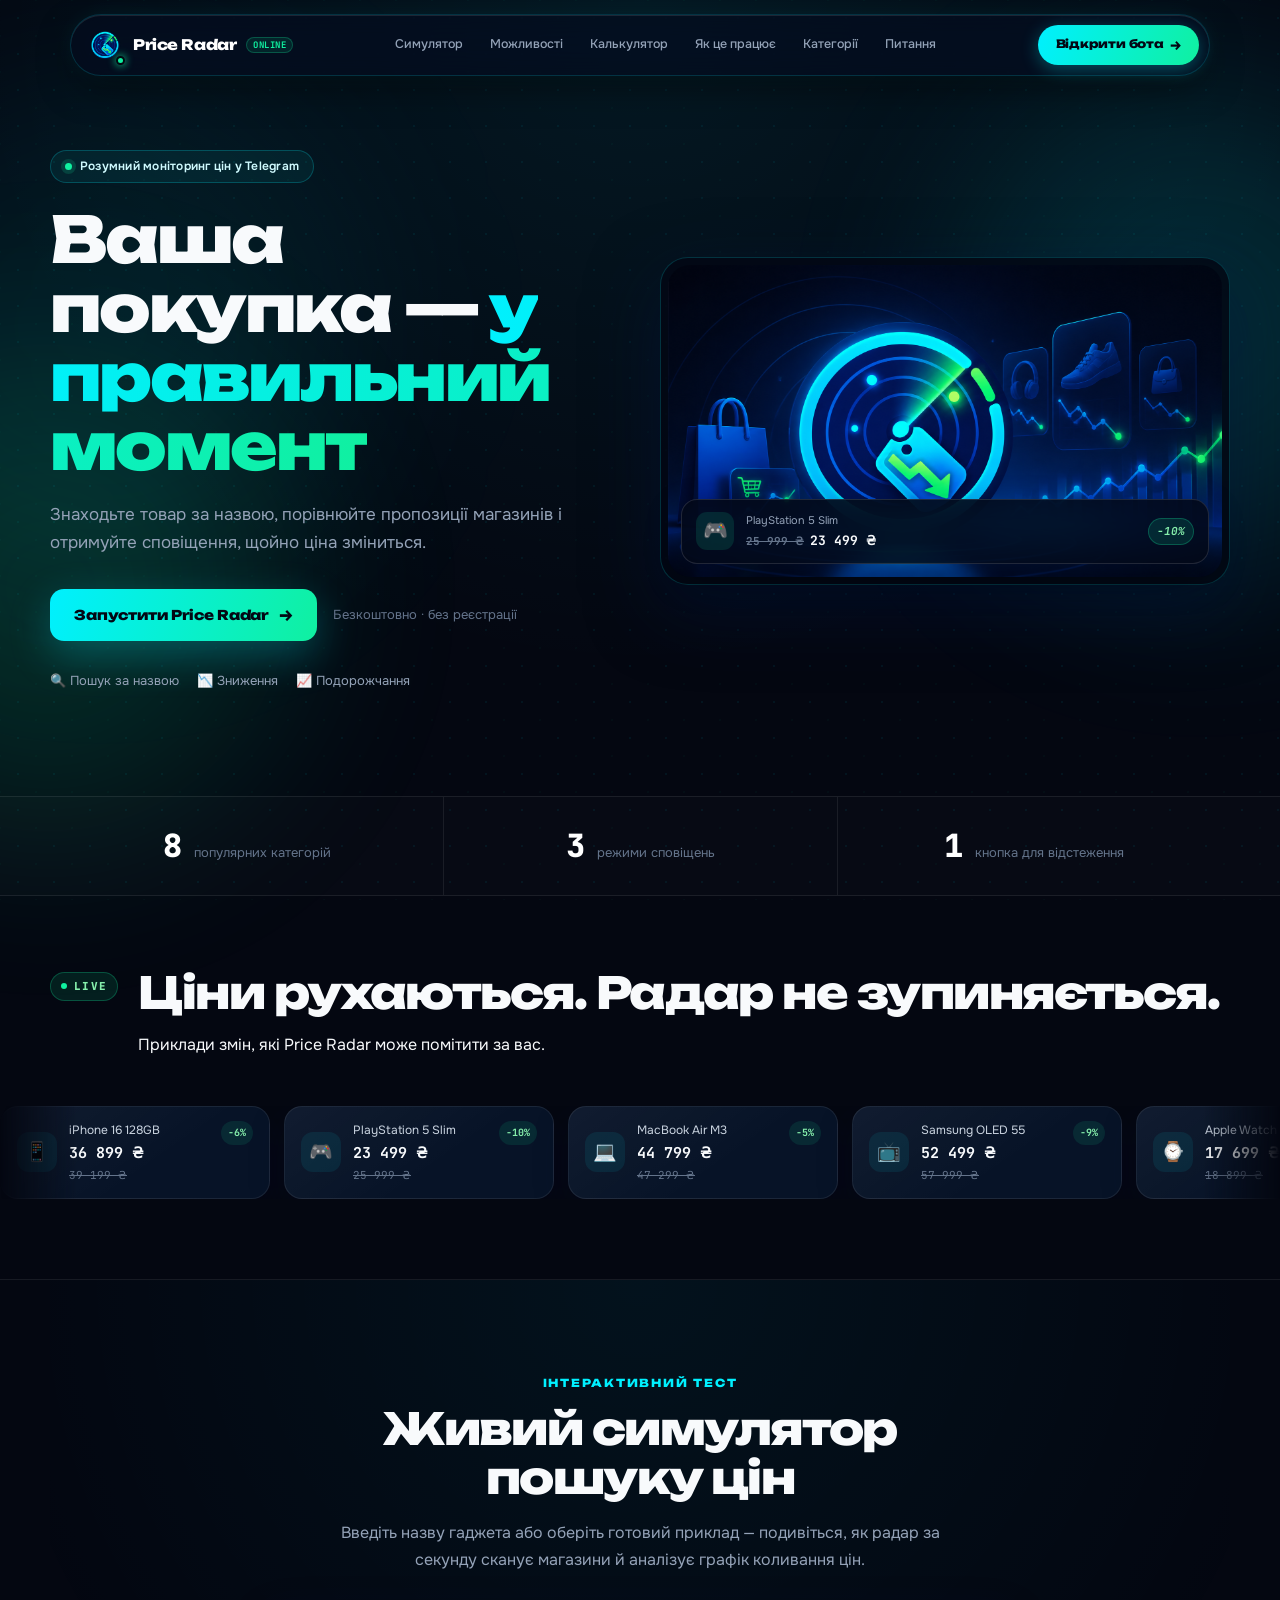
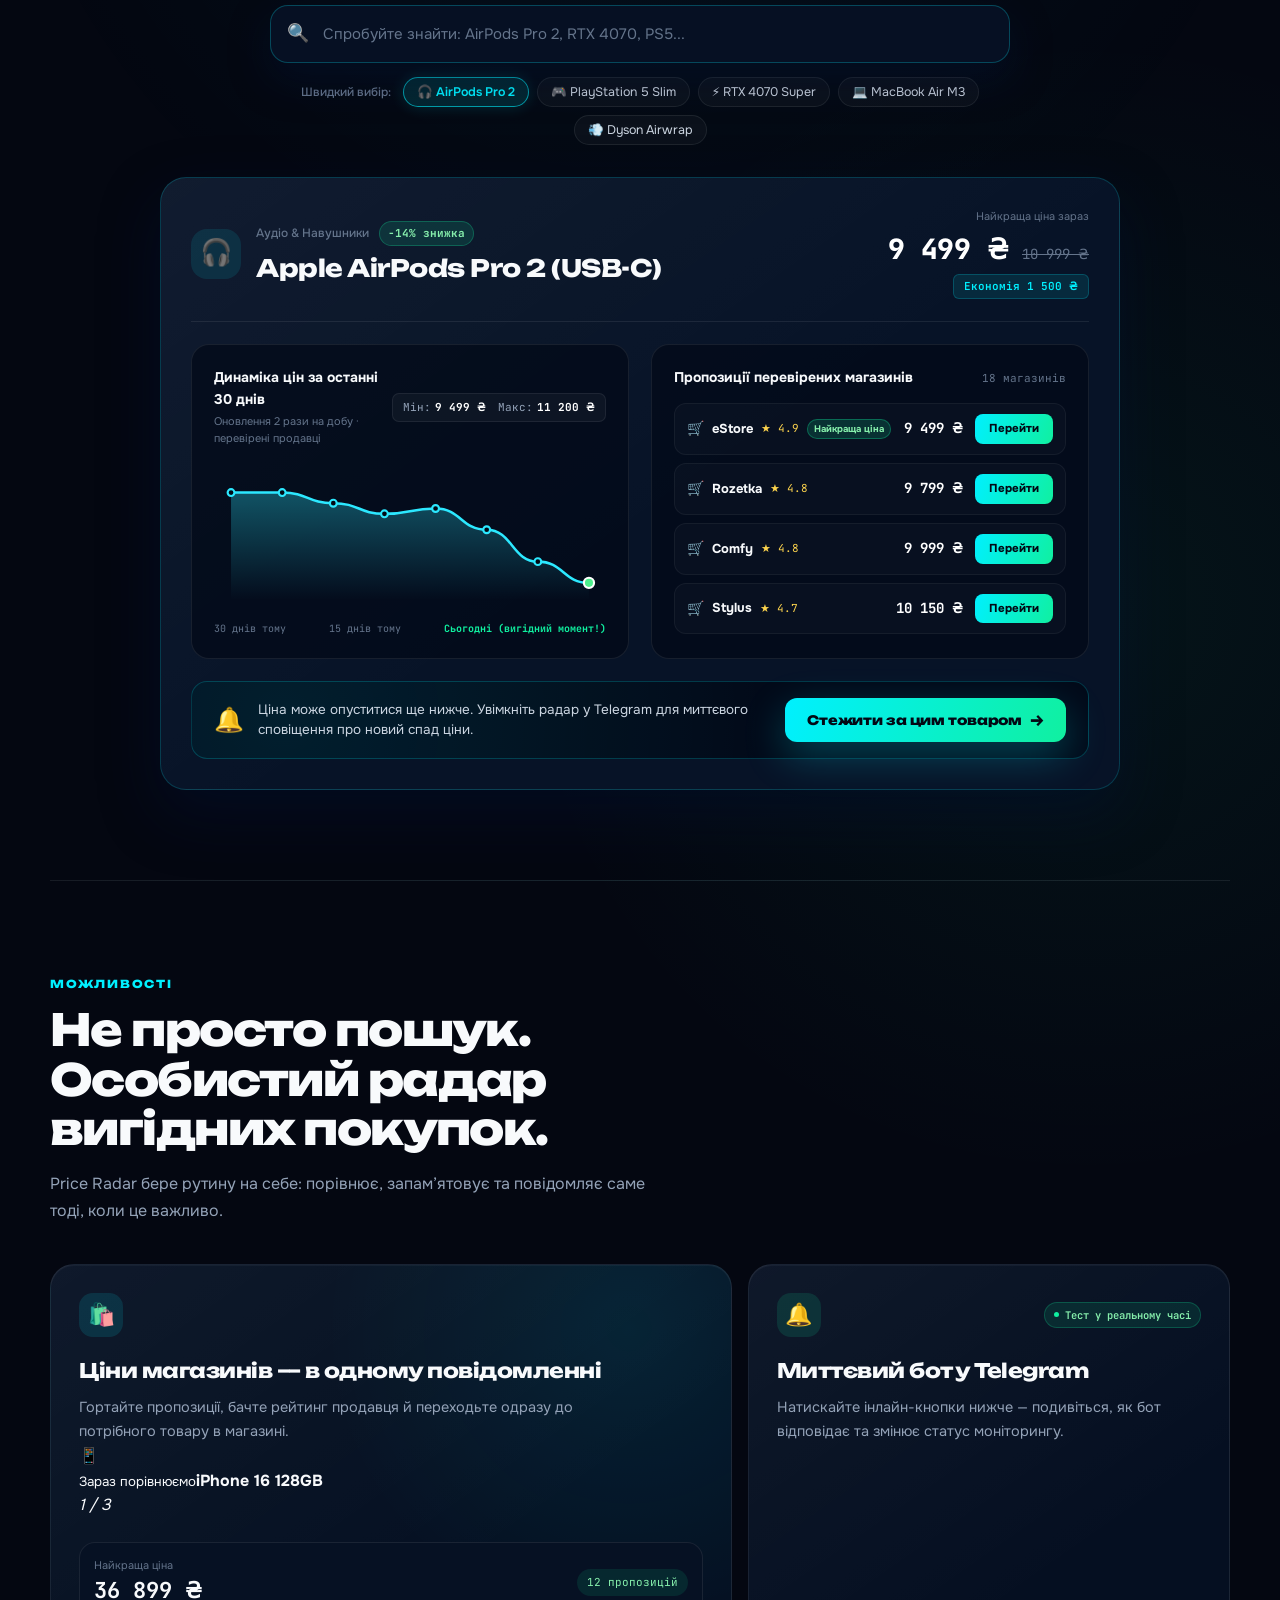
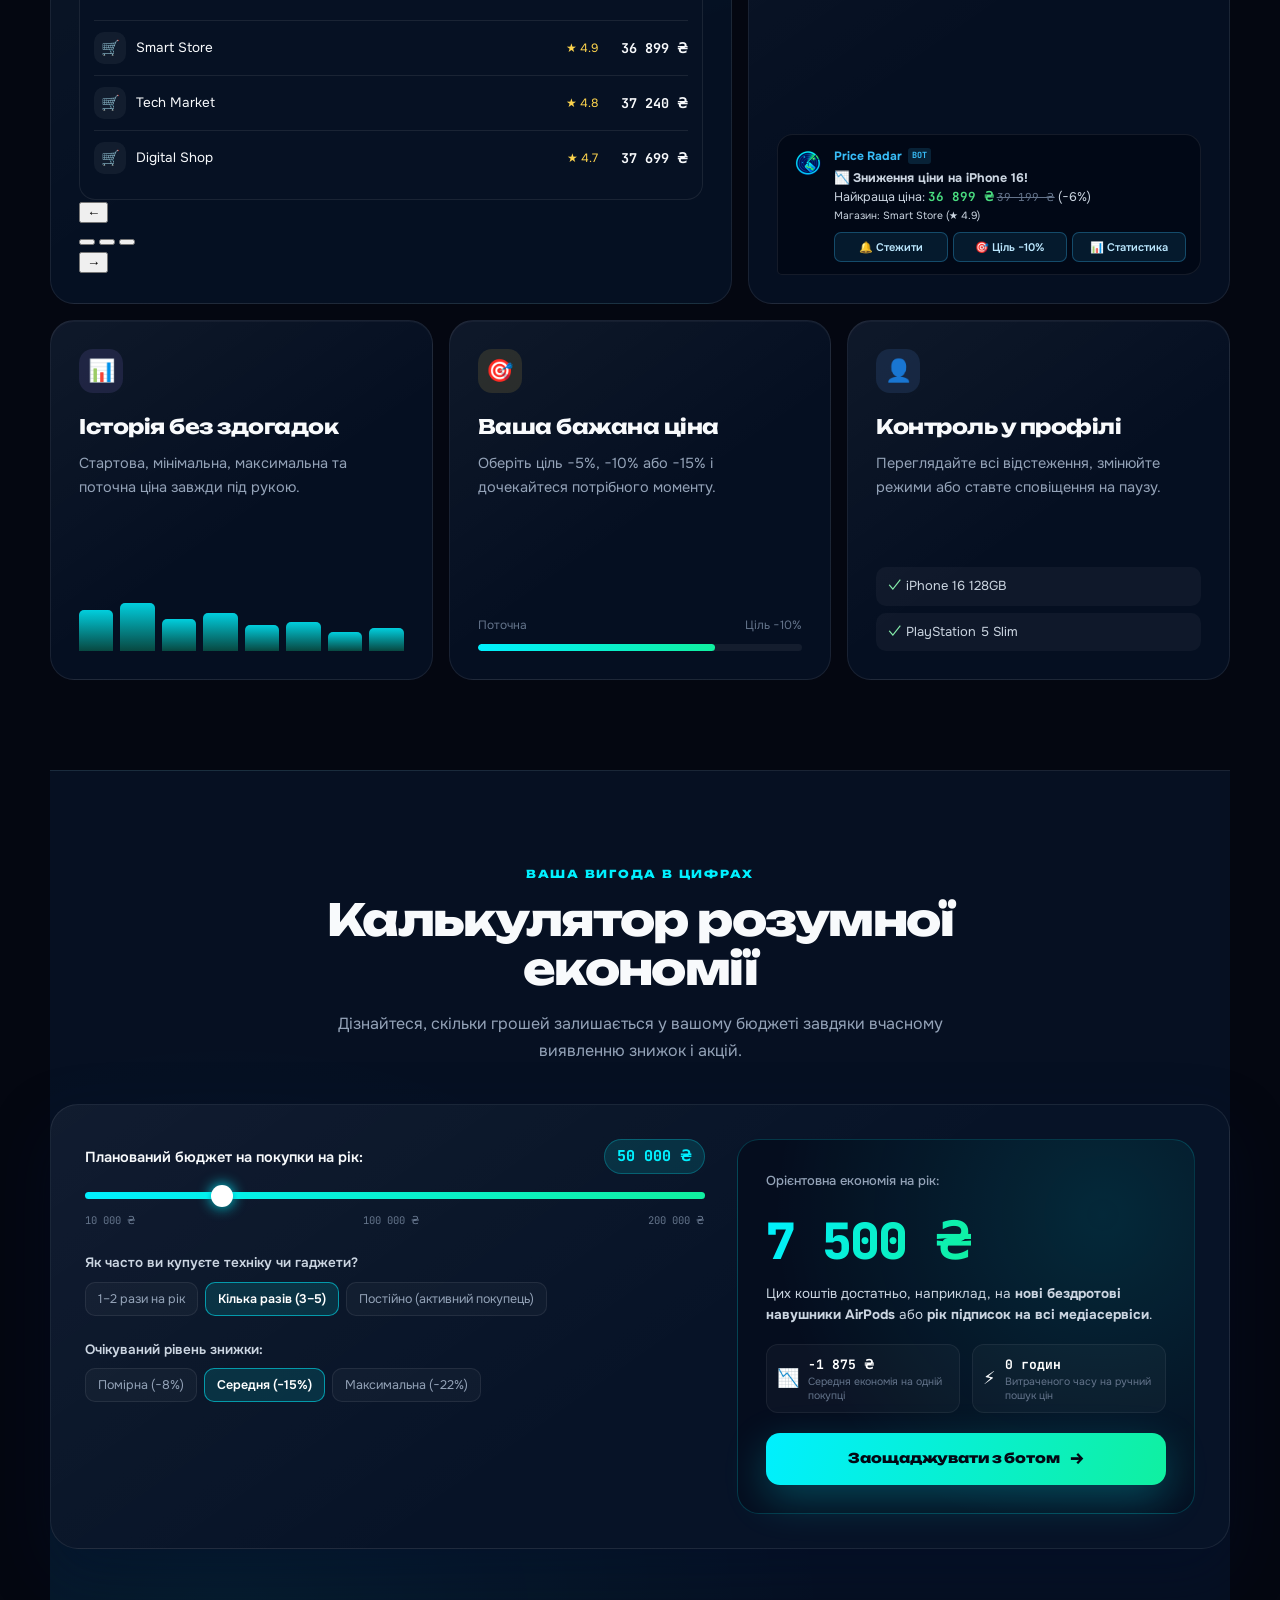
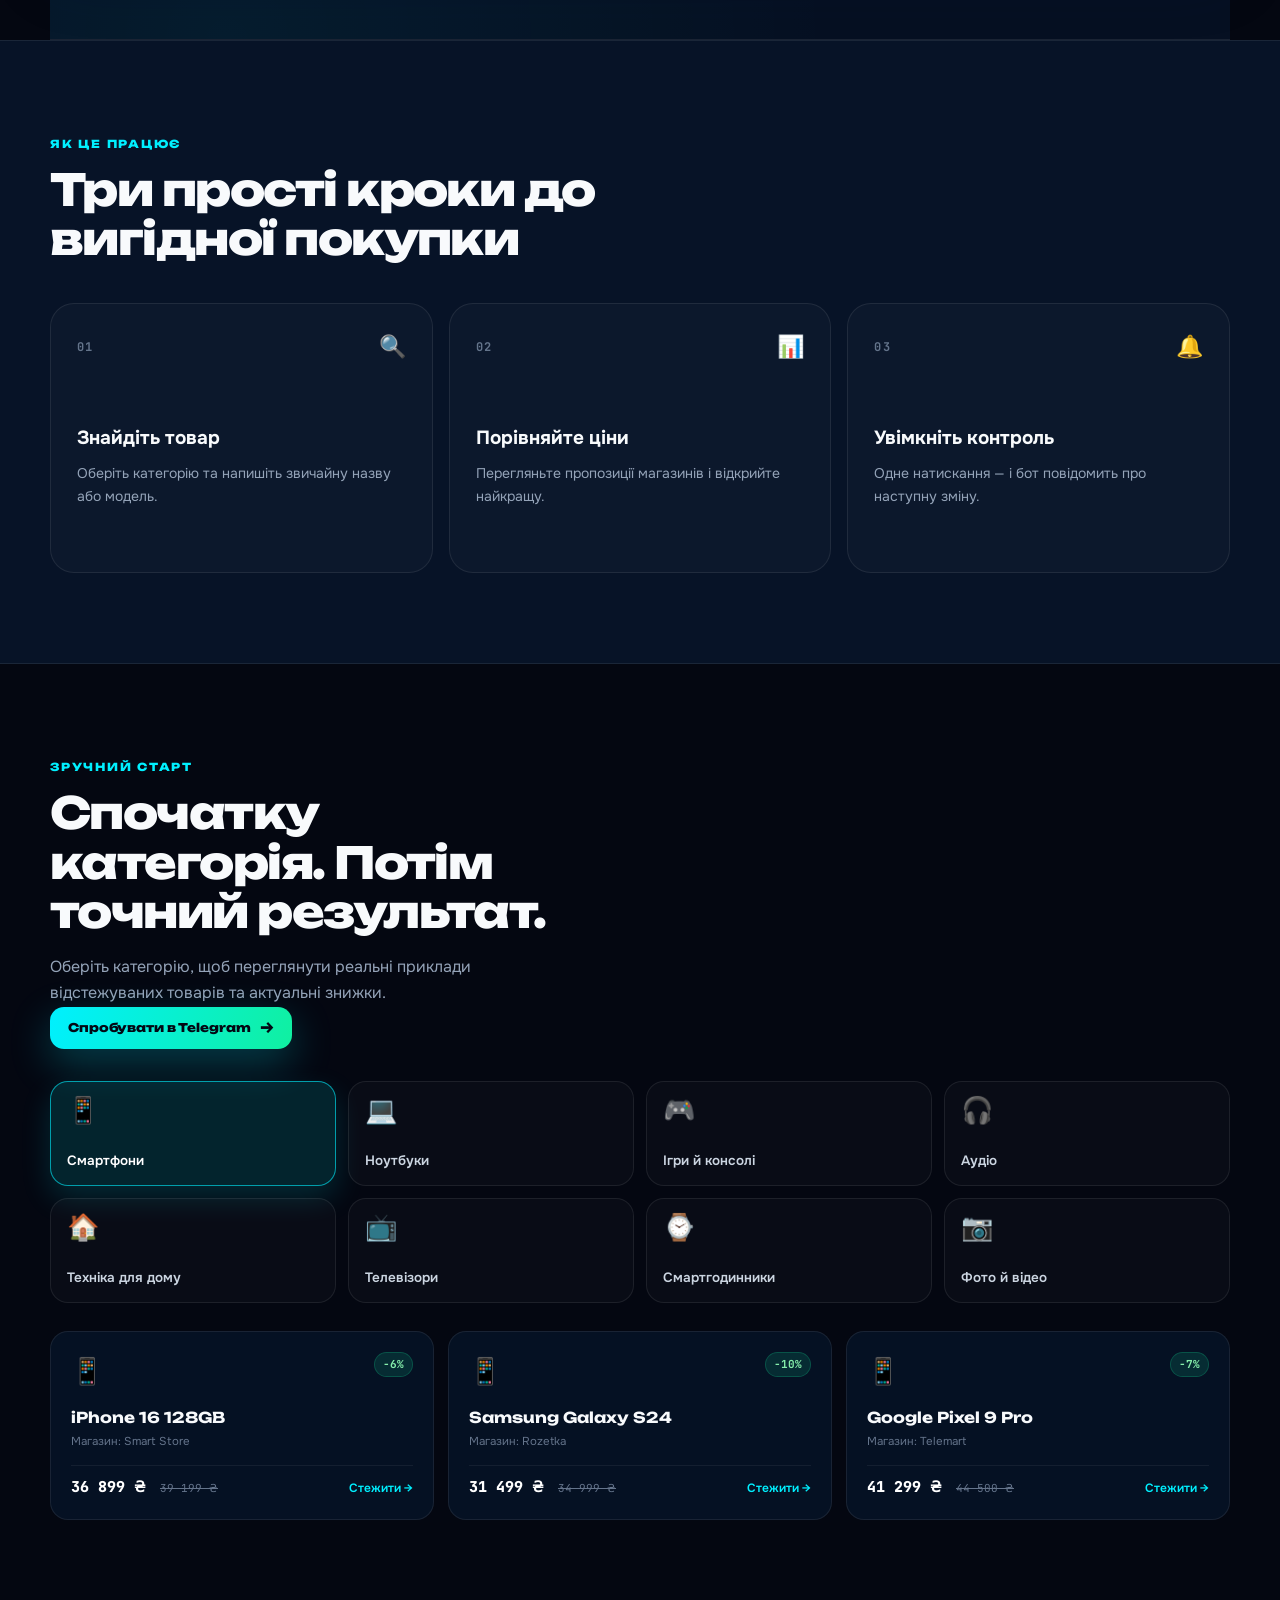
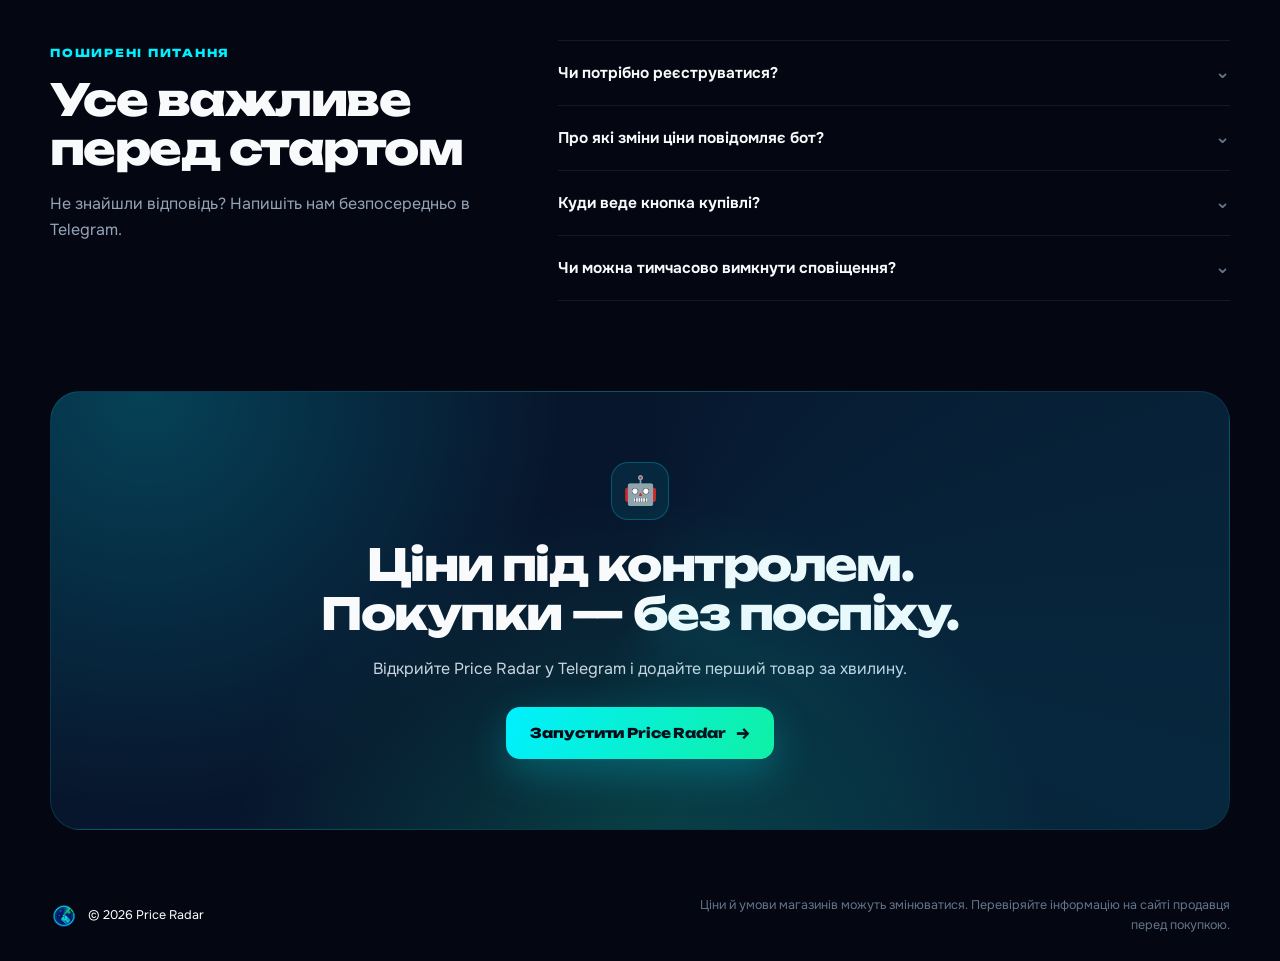
<file: index.html>
<!doctype html>
<html lang="uk">

<head>
  <meta charset="utf-8" />
  <meta name="viewport" content="width=device-width, initial-scale=1" />
  <meta name="theme-color" content="#030914" />
  <title>Price Radar — контроль цін у Telegram</title>
  <meta name="description"
    content="Порівнюйте ціни магазинів і отримуйте сповіщення про зниження та подорожчання товарів у Telegram." />
  <meta property="og:title" content="Price Radar — контроль цін у Telegram" />
  <meta property="og:description" content="Знайдіть товар, порівняйте ціни та увімкніть розумні сповіщення." />
  <meta property="og:type" content="website" />
  <meta property="og:url" content="https://ludiscooter.github.io/price-radar/" />
  <meta property="og:image" content="https://ludiscooter.github.io/price-radar/price-radar-welcome.png" />
  <link rel="icon" href="price-radar-avatar.png" />
  <link rel="preconnect" href="https://fonts.googleapis.com" />
  <link rel="preconnect" href="https://fonts.gstatic.com" crossorigin />
  <link
    href="https://fonts.googleapis.com/css2?family=JetBrains+Mono:wght@500;600;700;800&family=Onest:wght@400;500;600;700&family=Unbounded:wght@600;700;800;900&display=swap"
    rel="stylesheet" />
  <link rel="stylesheet" href="styles-v4.css" />
  <link rel="stylesheet" href="motion-v4.css" />
  <script>document.documentElement.classList.add('js')</script>
  <script defer src="app-v4.js"></script>
</head>

<body>
  <div class="scroll-progress" aria-hidden="true"></div>
  <div class="cursor-glow" aria-hidden="true"></div>
  <div class="ambient ambient-one" aria-hidden="true"></div>
  <div class="ambient ambient-two" aria-hidden="true"></div>
  <div class="header-wrap" id="header-wrap">
    <header class="header" id="main-header">
      <a class="brand" href="#top" aria-label="Price Radar — на початок">
        <div class="brand-avatar-wrap">
          <img src="price-radar-avatar.png" alt="Price Radar Logo" />
          <span class="brand-ping" aria-hidden="true"></span>
        </div>
        <span class="brand-name">Price Radar</span>
        <span class="brand-status-tag">ONLINE</span>
      </a>
      <nav aria-label="Основна навігація">
        <a href="#demo" class="nav-link">Симулятор</a>
        <a href="#features" class="nav-link">Можливості</a>
        <a href="#calculator" class="nav-link">Калькулятор</a>
        <a href="#how" class="nav-link">Як це працює</a>
        <a href="#categories" class="nav-link">Категорії</a>
        <a href="#faq" class="nav-link">Питання</a>
      </nav>
      <a class="header-cta" href="https://t.me/hotline_price_monitor_bot" target="_blank" rel="noreferrer">
        <span>Відкрити бота</span>
        <b aria-hidden="true">→</b>
      </a>
    </header>
  </div>

  <main>
    <section class="hero shell" id="top">
      <div class="hero-copy">
        <div class="status"><i></i> Розумний моніторинг цін у Telegram</div>
        <h1>Ваша покупка — <span>у правильний момент</span></h1>
        <p>Знаходьте товар за назвою, порівнюйте пропозиції магазинів і отримуйте сповіщення, щойно ціна зміниться.</p>
        <div class="hero-actions">
          <a class="primary-cta" href="https://t.me/hotline_price_monitor_bot" target="_blank"
            rel="noreferrer">Запустити Price Radar <b>→</b></a>
          <small>Безкоштовно · без реєстрації</small>
        </div>
        <div class="micro-features">
          <span>🔍 Пошук за назвою</span>
          <span>📉 Зниження</span>
          <span>📈 Подорожчання</span>
        </div>
      </div>
      <div class="hero-visual">
        <img src="price-radar-welcome.png" alt="Price Radar знаходить вигідні пропозиції та відстежує зміну цін" />
        <div class="push" aria-live="polite">
          <span class="push-icon" id="deal-icon">📱</span>
          <span class="deal-copy">
            <small id="deal-product">iPhone 16 128GB</small>
            <b><s id="deal-old-price">39 199 ₴</s><strong id="deal-new-price">36 899 ₴</strong></b>
          </span>
          <em class="deal-badge" id="deal-change">−6%</em>
        </div>
      </div>
    </section>

    <section class="stats">
      <div class="shell stats-grid">
        <div><b data-count="8">8</b><span>популярних категорій</span></div>
        <div><b data-count="3">3</b><span>режими сповіщень</span></div>
        <div><b data-count="1">1</b><span>кнопка для відстеження</span></div>
      </div>
    </section>

    <section class="live-radar" aria-labelledby="live-radar-title">
      <div class="shell live-radar-head">
        <span class="live-label"><i></i> LIVE</span>
        <div>
          <h2 id="live-radar-title">Ціни рухаються. Радар не зупиняється.</h2>
          <p>Приклади змін, які Price Radar може помітити за вас.</p>
        </div>
      </div>
      <div class="deal-marquee">
        <div class="deal-track">
          <div class="deal-group">
            <article class="moving-deal"><span>📱</span>
              <div><small>iPhone 16 128GB</small><b>36 899 ₴</b><s>39 199 ₴</s></div><em>−6%</em>
            </article>
            <article class="moving-deal"><span>🎮</span>
              <div><small>PlayStation 5 Slim</small><b>23 499 ₴</b><s>25 999 ₴</s></div><em>−10%</em>
            </article>
            <article class="moving-deal"><span>💻</span>
              <div><small>MacBook Air M3</small><b>44 799 ₴</b><s>47 299 ₴</s></div><em>−5%</em>
            </article>
            <article class="moving-deal"><span>📺</span>
              <div><small>Samsung OLED 55</small><b>52 499 ₴</b><s>57 999 ₴</s></div><em>−9%</em>
            </article>
            <article class="moving-deal"><span>⌚</span>
              <div><small>Apple Watch Series 10</small><b>17 699 ₴</b><s>18 899 ₴</s></div><em>−6%</em>
            </article>
            <article class="moving-deal"><span>🎧</span>
              <div><small>Sony WH-1000XM5</small><b>12 199 ₴</b><s>13 499 ₴</s></div><em>−10%</em>
            </article>
          </div>
          <div class="deal-group" aria-hidden="true">
            <article class="moving-deal"><span>📱</span>
              <div><small>iPhone 16 128GB</small><b>36 899 ₴</b><s>39 199 ₴</s></div><em>−6%</em>
            </article>
            <article class="moving-deal"><span>🎮</span>
              <div><small>PlayStation 5 Slim</small><b>23 499 ₴</b><s>25 999 ₴</s></div><em>−10%</em>
            </article>
            <article class="moving-deal"><span>💻</span>
              <div><small>MacBook Air M3</small><b>44 799 ₴</b><s>47 299 ₴</s></div><em>−5%</em>
            </article>
            <article class="moving-deal"><span>📺</span>
              <div><small>Samsung OLED 55</small><b>52 499 ₴</b><s>57 999 ₴</s></div><em>−9%</em>
            </article>
            <article class="moving-deal"><span>⌚</span>
              <div><small>Apple Watch Series 10</small><b>17 699 ₴</b><s>18 899 ₴</s></div><em>−6%</em>
            </article>
            <article class="moving-deal"><span>🎧</span>
              <div><small>Sony WH-1000XM5</small><b>12 199 ₴</b><s>13 499 ₴</s></div><em>−10%</em>
            </article>
          </div>
        </div>
      </div>
    </section>

    <!-- NEW: Interactive Radar Scanner Simulator -->
    <section class="section shell radar-demo-section" id="demo">
      <div class="section-heading centered">
        <span class="eyebrow">Інтерактивний тест</span>
        <h2>Живий симулятор пошуку цін</h2>
        <p>Введіть назву гаджета або оберіть готовий приклад — подивіться, як радар за секунду сканує магазини й
          аналізує графік коливання цін.</p>
      </div>

      <div class="radar-search-box">
        <div class="search-input-wrap">
          <span class="search-icon">🔍</span>
          <input type="text" id="radar-search-input" placeholder="Спробуйте знайти: AirPods Pro 2, RTX 4070, PS5..."
            aria-label="Пошук товару для симулятора" />
          <button type="button" id="radar-search-clear" aria-label="Очистити" class="search-clear-btn"
            style="display:none;">✕</button>
        </div>
        <div class="search-chips" id="search-chips">
          <span class="chips-label">Швидкий вибір:</span>
          <button type="button" class="chip active" data-product="airpods">🎧 AirPods Pro 2</button>
          <button type="button" class="chip" data-product="ps5">🎮 PlayStation 5 Slim</button>
          <button type="button" class="chip" data-product="rtx4070">⚡ RTX 4070 Super</button>
          <button type="button" class="chip" data-product="macbook">💻 MacBook Air M3</button>
          <button type="button" class="chip" data-product="dyson">💨 Dyson Airwrap</button>
        </div>
      </div>

      <div class="radar-screen" id="radar-screen">
        <!-- Scanning state -->
        <div class="radar-scanning" id="radar-scanning" aria-hidden="true" style="display:none;">
          <div class="radar-sweep-circle">
            <div class="radar-beam"></div>
            <div class="radar-blip blip-1"></div>
            <div class="radar-blip blip-2"></div>
            <div class="radar-blip blip-3"></div>
          </div>
          <p id="radar-scan-status">Скануємо Rozetka, Telemart, Hotline, Comfy...</p>
        </div>

        <!-- Result card -->
        <div class="radar-result" id="radar-result">
          <div class="result-top">
            <div class="result-item-meta">
              <span class="result-icon" id="res-icon">🎧</span>
              <div>
                <div class="result-badge-row">
                  <span class="res-category" id="res-category">Аудіо & Навушники</span>
                  <span class="res-drop-badge" id="res-drop-badge">−14% знижка</span>
                </div>
                <h3 id="res-title">Apple AirPods Pro 2 (USB-C)</h3>
              </div>
            </div>
            <div class="result-price-block">
              <small>Найкраща ціна зараз</small>
              <div class="price-val">
                <span id="res-price">9 499 ₴</span>
                <s id="res-old-price">10 999 ₴</s>
              </div>
              <span class="price-saving" id="res-saving">Економія 1 500 ₴</span>
            </div>
          </div>

          <div class="result-grid">
            <!-- Left: SVG Price History Chart -->
            <div class="result-chart-card">
              <div class="chart-header">
                <div>
                  <h4>Динаміка цін за останні 30 днів</h4>
                  <span class="chart-sub">Оновлення 2 рази на добу · перевірені продавці</span>
                </div>
                <div class="chart-stats-pill">
                  <span>Мін: <b id="chart-min-price">9 499 ₴</b></span>
                  <span>Макс: <b id="chart-max-price">11 200 ₴</b></span>
                </div>
              </div>

              <div class="chart-svg-wrap" id="chart-container">
                <!-- SVG dynamically rendered by JS -->
              </div>

              <div class="chart-timeline">
                <span>30 днів тому</span>
                <span>15 днів тому</span>
                <span class="today-marker">Сьогодні (вигідний момент!)</span>
              </div>
            </div>

            <!-- Right: Stores Comparison -->
            <div class="result-stores-card">
              <div class="stores-header">
                <h4>Пропозиції перевірених магазинів</h4>
                <span class="stores-count" id="res-stores-count">18 магазинів</span>
              </div>
              <div class="stores-list" id="res-stores-list">
                <!-- Populated by JS -->
              </div>
            </div>
          </div>

          <!-- Bot CTA banner inside result -->
          <div class="result-bot-cta">
            <div class="bot-cta-info">
              <span>🔔</span>
              <p>Ціна може опуститися ще нижче. Увімкніть радар у Telegram для миттєвого сповіщення про новий спад ціни.
              </p>
            </div>
            <a href="https://t.me/hotline_price_monitor_bot" target="_blank" rel="noreferrer" class="primary-cta small"
              id="res-tg-link">
              Стежити за цим товаром <b>→</b>
            </a>
          </div>
        </div>
      </div>
    </section>

    <section class="section shell" id="features">
      <div class="section-heading">
        <span class="eyebrow">Можливості</span>
        <h2>Не просто пошук. Особистий радар вигідних покупок.</h2>
        <p>Price Radar бере рутину на себе: порівнює, запам’ятовує та повідомляє саме тоді, коли це важливо.</p>
      </div>
      <div class="bento">
        <article class="card offers">
          <span class="card-icon cyan">🛍️</span>
          <h3>Ціни магазинів — в одному повідомленні</h3>
          <p>Гортайте пропозиції, бачте рейтинг продавця й переходьте одразу до потрібного товару в магазині.</p>
          <div class="offer-carousel" aria-label="Приклади порівняння цін" aria-roledescription="карусель">
            <div class="offer-product">
              <span id="offer-product-icon">📱</span>
              <div><small>Зараз порівнюємо</small><b id="offer-product-name">iPhone 16 128GB</b></div>
              <em id="offer-position">1 / 3</em>
            </div>
            <div class="offer-viewport">
              <div class="offer-list" id="offer-list" aria-live="polite">
                <div class="offer-head"><span><small>Найкраща ціна</small><b id="offer-best-price">36 899
                      ₴</b></span><em id="offer-count">12 пропозицій</em></div>
                <div class="shop"><i>🛒</i><span id="shop-name-1">Smart Store</span><small id="shop-rating-1">★
                    4.9</small><b id="shop-price-1">36 899 ₴</b></div>
                <div class="shop"><i>🛒</i><span id="shop-name-2">Tech Market</span><small id="shop-rating-2">★
                    4.8</small><b id="shop-price-2">37 240 ₴</b></div>
                <div class="shop"><i>🛒</i><span id="shop-name-3">Digital Shop</span><small id="shop-rating-3">★
                    4.7</small><b id="shop-price-3">37 699 ₴</b></div>
              </div>
            </div>
            <div class="offer-controls">
              <button id="offer-prev" type="button" aria-label="Попередній товар">←</button>
              <div class="offer-dots" role="tablist" aria-label="Оберіть товар">
                <button class="active" type="button" role="tab" aria-selected="true"
                  aria-label="iPhone 16 128GB"></button>
                <button type="button" role="tab" aria-selected="false" aria-label="PlayStation 5 Slim"></button>
                <button type="button" role="tab" aria-selected="false" aria-label="MacBook Air M3"></button>
              </div>
              <button id="offer-next" type="button" aria-label="Наступний товар">→</button>
            </div>
          </div>
        </article>

        <!-- Interactive Telegram Bot Mockup Card -->
        <article class="card changes tg-mockup-card">
          <div class="card-header-flex">
            <span class="card-icon green">🔔</span>
            <span class="live-indicator-pill"><i></i> Тест у реальному часі</span>
          </div>
          <h3>Миттєвий бот у Telegram</h3>
          <p>Натискайте інлайн-кнопки нижче — подивіться, як бот відповідає та змінює статус моніторингу.</p>
          <div class="tg-chat-preview" id="tg-chat-preview">
            <div class="tg-msg-bubble bot">
              <img src="price-radar-avatar.png" alt="" class="tg-msg-avatar" />
              <div class="tg-msg-content">
                <div class="tg-msg-sender">Price Radar <span class="tg-bot-badge">bot</span></div>
                <div class="tg-msg-text">
                  📉 <b>Зниження ціни на iPhone 16!</b><br />
                  Найкраща ціна: <strong class="highlight-green">36 899 ₴</strong> <s>39 199 ₴</s> (−6%)<br />
                  <small>Магазин: Smart Store (★ 4.9)</small>
                </div>
                <div class="tg-inline-keyboard" id="tg-inline-kb">
                  <button type="button" class="tg-btn" data-action="track">🔔 Стежити</button>
                  <button type="button" class="tg-btn" data-action="target">🎯 Ціль −10%</button>
                  <button type="button" class="tg-btn" data-action="stats">📊 Статистика</button>
                </div>
              </div>
            </div>
            <div class="tg-reply-toast" id="tg-reply-toast" style="display:none;">
              <span id="tg-reply-icon">✅</span>
              <span id="tg-reply-text">Режим сповіщень активовано!</span>
            </div>
          </div>
        </article>

        <article class="card small-card">
          <span class="card-icon violet">📊</span>
          <h3>Історія без здогадок</h3>
          <p>Стартова, мінімальна, максимальна та поточна ціна завжди під рукою.</p>
          <div class="bars" aria-hidden="true"><i style="height:62%"></i><i style="height:72%"></i><i
              style="height:48%"></i><i style="height:57%"></i><i style="height:39%"></i><i style="height:44%"></i><i
              style="height:29%"></i><i style="height:34%"></i></div>
        </article>
        <article class="card small-card">
          <span class="card-icon amber">🎯</span>
          <h3>Ваша бажана ціна</h3>
          <p>Оберіть ціль −5%, −10% або −15% і дочекайтеся потрібного моменту.</p>
          <div class="target-label"><span>Поточна</span><span>Ціль −10%</span></div>
          <div class="progress"><i></i></div>
        </article>
        <article class="card small-card">
          <span class="card-icon blue">👤</span>
          <h3>Контроль у профілі</h3>
          <p>Переглядайте всі відстеження, змінюйте режими або ставте сповіщення на паузу.</p>
          <div class="tracked"><span>✓ iPhone 16 128GB</span><span>✓ PlayStation 5 Slim</span></div>
        </article>
      </div>
    </section>

    <!-- NEW: Savings Calculator Section -->
    <section class="section shell calculator-section" id="calculator">
      <div class="section-heading centered">
        <span class="eyebrow">Ваша вигода в цифрах</span>
        <h2>Калькулятор розумної економії</h2>
        <p>Дізнайтеся, скільки грошей залишається у вашому бюджеті завдяки вчасному виявленню знижок і акцій.</p>
      </div>

      <div class="calc-card">
        <div class="calc-inputs">
          <div class="calc-input-group">
            <div class="calc-label-row">
              <label for="budget-range">Планований бюджет на покупки на рік:</label>
              <span class="calc-badge-val" id="budget-display">50 000 ₴</span>
            </div>
            <input type="range" id="budget-range" min="10000" max="200000" step="5000" value="50000"
              class="gradient-slider" />
            <div class="slider-marks">
              <span>10 000 ₴</span>
              <span>100 000 ₴</span>
              <span>200 000 ₴</span>
            </div>
          </div>

          <div class="calc-input-group">
            <span class="calc-group-title">Як часто ви купуєте техніку чи гаджети?</span>
            <div class="calc-freq-chips" id="calc-freq-chips">
              <button type="button" class="freq-btn" data-factor="0.85">1–2 рази на рік</button>
              <button type="button" class="freq-btn active" data-factor="1">Кілька разів (3–5)</button>
              <button type="button" class="freq-btn" data-factor="1.2">Постійно (активний покупець)</button>
            </div>
          </div>

          <div class="calc-input-group">
            <span class="calc-group-title">Очікуваний рівень знижки:</span>
            <div class="calc-discount-chips" id="calc-discount-chips">
              <button type="button" class="disc-btn" data-percent="0.08">Помірна (−8%)</button>
              <button type="button" class="disc-btn active" data-percent="0.15">Середня (−15%)</button>
              <button type="button" class="disc-btn" data-percent="0.22">Максимальна (−22%)</button>
            </div>
          </div>
        </div>

        <div class="calc-results">
          <div class="calc-result-glow"></div>
          <div class="calc-results-content">
            <span class="calc-res-label">Орієнтовна економія на рік:</span>
            <div class="calc-res-amount">
              <span id="savings-amount">7 500 ₴</span>
            </div>
            <p class="calc-res-caption" id="savings-caption">
              Цих коштів достатньо, наприклад, на <b>нові бездротові навушники</b> або <b>рік підписок на всі
                сервіси</b>.
            </p>

            <div class="calc-perks">
              <div class="perk-item">
                <span>📉</span>
                <div>
                  <b id="perk-avg-discount">−1 875 ₴</b>
                  <small>Середня економія на одній покупці</small>
                </div>
              </div>
              <div class="perk-item">
                <span>⚡</span>
                <div>
                  <b>0 годин</b>
                  <small>Витраченого часу на ручний пошук цін</small>
                </div>
              </div>
            </div>

            <a class="primary-cta calc-cta" href="https://t.me/hotline_price_monitor_bot" target="_blank"
              rel="noreferrer">
              Заощаджувати з ботом <b>→</b>
            </a>
          </div>
        </div>
      </div>
    </section>

    <section class="how" id="how">
      <div class="section shell">
        <div class="section-heading">
          <span class="eyebrow">Як це працює</span>
          <h2>Три прості кроки до вигідної покупки</h2>
        </div>
        <div class="steps">
          <article><span><b>01</b><i>🔍</i></span>
            <h3>Знайдіть товар</h3>
            <p>Оберіть категорію та напишіть звичайну назву або модель.</p>
          </article>
          <article><span><b>02</b><i>📊</i></span>
            <h3>Порівняйте ціни</h3>
            <p>Перегляньте пропозиції магазинів і відкрийте найкращу.</p>
          </article>
          <article><span><b>03</b><i>🔔</i></span>
            <h3>Увімкніть контроль</h3>
            <p>Одне натискання — і бот повідомить про наступну зміну.</p>
          </article>
        </div>
      </div>
    </section>

    <!-- UPDATED: Interactive Categories with Dynamic Deals Showcase -->
    <section class="section shell categories-section" id="categories">
      <div class="section-heading compact">
        <span class="eyebrow">Зручний старт</span>
        <h2>Спочатку категорія. Потім точний результат.</h2>
        <p>Оберіть категорію, щоб переглянути реальні приклади відстежуваних товарів та актуальні знижки.</p>
        <a class="primary-cta small" href="https://t.me/hotline_price_monitor_bot" target="_blank"
          rel="noreferrer">Спробувати в Telegram <b>→</b></a>
      </div>
      <div class="categories-wrap">
        <div class="categories" id="categories-list">
          <button type="button" class="cat-pill active" data-cat="phones"><i>📱</i>Смартфони</button>
          <button type="button" class="cat-pill" data-cat="laptops"><i>💻</i>Ноутбуки</button>
          <button type="button" class="cat-pill" data-cat="games"><i>🎮</i>Ігри й консолі</button>
          <button type="button" class="cat-pill" data-cat="audio"><i>🎧</i>Аудіо</button>
          <button type="button" class="cat-pill" data-cat="home"><i>🏠</i>Техніка для дому</button>
          <button type="button" class="cat-pill" data-cat="tvs"><i>📺</i>Телевізори</button>
          <button type="button" class="cat-pill" data-cat="watches"><i>⌚</i>Смартгодинники</button>
          <button type="button" class="cat-pill" data-cat="photo"><i>📷</i>Фото й відео</button>
        </div>
        <div class="cat-showcase-panel" id="cat-showcase-panel">
          <!-- Populated dynamically by JS -->
        </div>
      </div>
    </section>

    <section class="section shell faq" id="faq">
      <div class="section-heading compact">
        <span class="eyebrow">Поширені питання</span>
        <h2>Усе важливе перед стартом</h2>
        <p>Не знайшли відповідь? Напишіть нам безпосередньо в Telegram.</p>
      </div>
      <div class="faq-list">
        <details>
          <summary>Чи потрібно реєструватися?<span>⌄</span></summary>
          <p>Ні. Відкрийте Price Radar у Telegram, натисніть «Старт» і одразу починайте пошук.</p>
        </details>
        <details>
          <summary>Про які зміни ціни повідомляє бот?<span>⌄</span></summary>
          <p>Ви самі обираєте режим: усі зміни, лише зниження або досягнення бажаної ціни на 5, 10 чи 15% нижче.</p>
        </details>
        <details>
          <summary>Куди веде кнопка купівлі?<span>⌄</span></summary>
          <p>На сторінку вибраного товару безпосередньо в магазині. Перед оплатою завжди перевіряйте остаточну ціну й
            умови продавця.</p>
        </details>
        <details>
          <summary>Чи можна тимчасово вимкнути сповіщення?<span>⌄</span></summary>
          <p>Так. У профілі можна поставити всі сповіщення на паузу, не видаляючи товари з відстеження.</p>
        </details>
      </div>
    </section>

    <section class="shell cta-wrap">
      <div class="cta-panel">
        <span class="bot-icon">🤖</span>
        <h2>Ціни під контролем.<br />Покупки — без поспіху.</h2>
        <p>Відкрийте Price Radar у Telegram і додайте перший товар за хвилину.</p>
        <a class="primary-cta" href="https://t.me/hotline_price_monitor_bot" target="_blank" rel="noreferrer">Запустити
          Price Radar <b>→</b></a>
      </div>
    </section>
  </main>

  <footer class="shell footer">
    <span class="brand-mini"><img src="price-radar-avatar.png" alt="" /> © 2026 Price Radar</span>
    <p>Ціни й умови магазинів можуть змінюватися. Перевіряйте інформацію на сайті продавця перед покупкою.</p>
  </footer>

  <!-- Floating Telegram Quick Action Button -->
  <a href="https://t.me/hotline_price_monitor_bot" target="_blank" rel="noreferrer" class="floating-tg" id="floating-tg"
    aria-label="Відкрити Price Radar в Telegram">
    <span class="tg-pulse-ring"></span>
    <span class="floating-tg-icon">
      <svg width="22" height="22" viewBox="0 0 24 24" fill="currentColor">
        <path
          d="M12 2C6.48 2 2 6.48 2 12C2 17.52 6.48 22 12 22C17.52 22 22 17.52 22 12C22 6.48 17.52 2 12 2ZM16.64 8.8C16.49 10.38 15.82 14.34 15.48 16.17C15.34 16.94 15.05 17.2 14.78 17.23C14.18 17.28 13.73 16.84 13.15 16.46C12.24 15.86 11.73 15.49 10.85 14.91C9.83 14.24 10.49 13.87 11.07 13.27C11.22 13.11 13.87 10.69 13.92 10.47C13.93 10.44 13.93 10.34 13.87 10.29C13.81 10.24 13.72 10.26 13.65 10.28C13.56 10.3 12.13 11.24 9.35 13.12C8.94 13.4 8.57 13.54 8.24 13.53C7.87 13.52 7.17 13.32 6.64 13.15C6 12.94 5.46 12.83 5.51 12.47C5.53 12.28 5.79 12.09 6.28 11.89C9.33 10.56 11.37 9.68 12.4 9.25C15.34 8.03 15.96 7.82 16.36 7.82C16.45 7.82 16.65 7.84 16.78 7.95C16.89 8.04 16.92 8.17 16.93 8.26C16.93 8.35 16.64 8.8 16.64 8.8Z" />
      </svg>
    </span>
    <span class="floating-tg-copy">
      <b>Price Radar</b>
      <small>Запустити в Telegram</small>
    </span>
    <em class="floating-tg-badge">1</em>
  </a>
</body>

</html>
</file>
<file: styles-v4.css>
:root {
  --bg: #040711;
  --bg-card: #081124;
  --panel: #09152e;
  --text: #f8fafc;
  --muted: #94a3b8;
  --line: rgba(255, 255, 255, 0.08);
  --line-bright: rgba(0, 240, 255, 0.22);
  --cyan: #00f0ff;
  --cyan-glow: rgba(0, 240, 255, 0.35);
  --green: #10f0a0;
  --green-glow: rgba(16, 240, 160, 0.35);
  --amber: #fcd34d;
  --violet: #a78bfa;

  --font-display: 'Unbounded', system-ui, sans-serif;
  --font-body: 'Onest', system-ui, -apple-system, sans-serif;
  --font-mono: 'JetBrains Mono', monospace, ui-monospace;
}

* {
  box-sizing: border-box;
}

html, body {
  overflow-x: clip;
  max-width: 100%;
}

html {
  scroll-behavior: smooth;
}

body {
  margin: 0;
  color: var(--text);
  font-family: var(--font-body);
  background:
    radial-gradient(circle at 50% 0%, rgba(0, 240, 255, 0.08), transparent 42rem),
    radial-gradient(circle at 85% 30%, rgba(16, 240, 160, 0.06), transparent 36rem),
    #040711;
  line-height: 1.55;
  -webkit-font-smoothing: antialiased;
  position: relative;
}

/* Subtle tech radar matrix background */
body::before {
  content: '';
  position: fixed;
  inset: 0;
  background-image:
    radial-gradient(rgba(0, 240, 255, 0.06) 1px, transparent 1px),
    radial-gradient(rgba(16, 240, 160, 0.03) 1px, transparent 1px);
  background-size: 36px 36px;
  background-position: 0 0, 18px 18px;
  pointer-events: none;
  z-index: -3;
}

.shell {
  width: min(1180px, calc(100% - 32px));
  margin-inline: auto;
}

/* ==========================================================================
   Header Navigation — Bespoke Floating Radar Island
   ========================================================================== */
.header-wrap {
  position: sticky;
  top: 0;
  z-index: 100;
  width: 100%;
  padding-top: 14px;
  pointer-events: none;
  transition: padding 0.3s cubic-bezier(0.16, 1, 0.3, 1);
}

.header {
  pointer-events: auto;
  width: min(1140px, calc(100% - 32px));
  height: 62px;
  margin-inline: auto;
  display: flex;
  align-items: center;
  justify-content: space-between;
  gap: 16px;
  padding: 6px 10px 6px 16px;
  border-radius: 999px;
  background: rgba(5, 12, 28, 0.72);
  backdrop-filter: blur(24px) saturate(190%);
  -webkit-backdrop-filter: blur(24px) saturate(190%);
  border: 1px solid rgba(0, 240, 255, 0.16);
  box-shadow: 
    inset 0 1px 0 rgba(255, 255, 255, 0.1),
    0 14px 40px -10px rgba(0, 0, 0, 0.65),
    0 0 24px -6px rgba(0, 240, 255, 0.12);
  transition: height 0.3s cubic-bezier(0.16, 1, 0.3, 1),
              background 0.3s ease,
              border-color 0.3s ease,
              box-shadow 0.3s ease;
}

.header.scrolled {
  height: 56px;
  background: rgba(3, 9, 22, 0.88);
  border-color: rgba(0, 240, 255, 0.28);
  box-shadow: 
    inset 0 1px 0 rgba(255, 255, 255, 0.14),
    0 18px 46px -8px rgba(0, 0, 0, 0.8),
    0 0 30px -4px rgba(0, 240, 255, 0.2);
}

.brand,
.brand-mini {
  display: flex;
  align-items: center;
  gap: 10px;
  color: #fff;
  text-decoration: none;
  flex-shrink: 0;
}

.brand-avatar-wrap {
  position: relative;
  width: 36px;
  height: 36px;
  flex-shrink: 0;
}

.brand-avatar-wrap img {
  width: 100%;
  height: 100%;
  border-radius: 10px;
  display: block;
  object-fit: cover;
}

.brand-ping {
  position: absolute;
  right: -2px;
  bottom: -2px;
  width: 9px;
  height: 9px;
  border-radius: 50%;
  background: var(--green);
  border: 2px solid #040711;
  box-shadow: 0 0 8px var(--green);
}

.brand-name {
  font-family: var(--font-display);
  font-size: 14.5px;
  font-weight: 800;
  letter-spacing: -0.03em;
  color: #fff;
}

.brand-status-tag {
  font-family: var(--font-mono);
  font-size: 9px;
  font-weight: 700;
  color: var(--green);
  background: rgba(16, 240, 160, 0.1);
  border: 1px solid rgba(16, 240, 160, 0.25);
  padding: 2px 6px;
  border-radius: 999px;
  letter-spacing: 0.06em;
  line-height: 1.2;
}

.header nav {
  display: flex;
  align-items: center;
  gap: 3px;
}

.header nav a {
  padding: 6px 12px;
  border-radius: 999px;
  color: #94a3b8;
  text-decoration: none;
  font-size: 12.5px;
  font-weight: 500;
  transition: all 0.2s ease;
  white-space: nowrap;
}

.header nav a:hover,
.header nav a.active {
  color: #fff;
  background: rgba(0, 240, 255, 0.08);
  box-shadow: 0 0 14px rgba(0, 240, 255, 0.15);
}

.header nav a.active {
  color: var(--cyan);
  background: rgba(0, 240, 255, 0.12);
  font-weight: 600;
}

.header-cta {
  display: inline-flex;
  align-items: center;
  gap: 6px;
  height: 40px;
  padding: 0 18px;
  border-radius: 999px;
  background: linear-gradient(110deg, var(--cyan), var(--green));
  color: #030814;
  text-decoration: none;
  font-family: var(--font-display);
  font-size: 11.5px;
  font-weight: 800;
  letter-spacing: -0.01em;
  white-space: nowrap;
  flex-shrink: 0;
  box-shadow: 0 4px 18px rgba(0, 240, 255, 0.3);
  transition: transform 0.2s, box-shadow 0.2s;
}

.header-cta:hover {
  transform: translateY(-1px);
  box-shadow: 0 6px 24px rgba(0, 240, 255, 0.45);
}

.header-cta b {
  font-size: 13px;
  transition: transform 0.2s ease;
}

.header-cta:hover b {
  transform: translateX(2px);
}

/* ==========================================================================
   Hero Section
   ========================================================================== */
.hero {
  min-height: clamp(520px, 80vh, 760px);
  display: grid;
  grid-template-columns: 1fr 1fr;
  align-items: center;
  gap: 40px;
  padding-block: 30px 60px;
  position: relative;
}

.hero:before {
  content: "";
  position: absolute;
  left: -200px;
  top: 0;
  width: 500px;
  height: 500px;
  border-radius: 50%;
  background: rgba(0, 240, 255, 0.08);
  filter: blur(100px);
  pointer-events: none;
}

.hero-copy {
  position: relative;
  z-index: 2;
  min-width: 0;
}

.status {
  display: inline-flex;
  align-items: center;
  gap: 8px;
  padding: 6px 14px;
  border: 1px solid rgba(0, 240, 255, 0.22);
  border-radius: 999px;
  background: rgba(0, 240, 255, 0.06);
  color: #cffafe;
  font-size: 12px;
  font-weight: 600;
  letter-spacing: 0.02em;
}

.status i {
  width: 7px;
  height: 7px;
  border-radius: 50%;
  background: var(--green);
  box-shadow: 0 0 0 4px rgba(16, 240, 160, 0.15);
}

h1 {
  margin: 22px 0 0;
  font-family: var(--font-display);
  font-size: clamp(30px, 5.2vw, 64px);
  line-height: 1.08;
  letter-spacing: -0.04em;
  font-weight: 850;
  word-break: break-word;
  overflow-wrap: break-word;
}

h1 span {
  background: linear-gradient(105deg, var(--cyan), var(--green));
  -webkit-background-clip: text;
  background-clip: text;
  color: transparent;
}

.hero-copy > p {
  max-width: 540px;
  margin: 20px 0 0;
  color: #94a3b8;
  font-size: 17px;
  line-height: 1.65;
}

.hero-actions {
  display: flex;
  align-items: center;
  flex-wrap: wrap;
  gap: 16px;
  margin-top: 32px;
}

.primary-cta {
  display: inline-flex;
  min-height: 52px;
  align-items: center;
  justify-content: center;
  gap: 10px;
  padding: 0 24px;
  border-radius: 14px;
  background: linear-gradient(110deg, var(--cyan), var(--green));
  box-shadow: 0 14px 40px rgba(0, 240, 255, 0.25);
  color: #030814;
  text-decoration: none;
  font-family: var(--font-display);
  font-weight: 800;
  font-size: 13.5px;
  letter-spacing: -0.01em;
  transition: transform 0.2s, box-shadow 0.2s;
  white-space: nowrap;
}

.primary-cta:hover {
  transform: translateY(-2px);
  box-shadow: 0 18px 50px rgba(0, 240, 255, 0.38);
}

.primary-cta b {
  font-size: 16px;
}

.primary-cta.small {
  min-height: 42px;
  padding: 0 18px;
  font-size: 12px;
}

.hero-actions small {
  color: #64748b;
  font-size: 13px;
}

.micro-features {
  display: flex;
  flex-wrap: wrap;
  align-items: center;
  gap: 10px 18px;
  margin-top: 30px;
  color: #94a3b8;
  font-size: 13px;
}

.micro-features span {
  display: inline-flex;
  align-items: center;
  gap: 6px;
}

.hero-visual {
  position: relative;
  padding: 7px;
  border: 1px solid rgba(0, 240, 255, 0.18);
  border-radius: 28px;
  background: rgba(3, 8, 20, 0.85);
  box-shadow: 0 24px 70px rgba(0, 20, 60, 0.5);
  min-width: 0;
}

.hero-visual > img {
  display: block;
  width: 100%;
  aspect-ratio: 16/9;
  object-fit: cover;
  border-radius: 22px;
}

.push {
  position: absolute;
  left: 20px;
  right: 20px;
  bottom: 20px;
  display: flex;
  align-items: center;
  gap: 12px;
  padding: 12px 14px;
  border: 1px solid rgba(255, 255, 255, 0.12);
  border-radius: 16px;
  background: rgba(3, 9, 22, 0.88);
  backdrop-filter: blur(18px);
  box-shadow: 0 14px 34px rgba(0, 0, 0, 0.4);
}

.push-icon {
  display: grid;
  place-items: center;
  width: 38px;
  height: 38px;
  border-radius: 11px;
  background: rgba(16, 240, 160, 0.12);
  font-size: 20px;
  line-height: 1;
  flex-shrink: 0;
}

.deal-copy {
  display: flex;
  flex-direction: column;
  min-width: 0;
  flex: 1;
}

.deal-copy small {
  color: #94a3b8;
  font-size: 11px;
  white-space: nowrap;
  overflow: hidden;
  text-overflow: ellipsis;
}

.deal-copy b {
  font-family: var(--font-mono);
  margin-top: 2px;
  font-size: 13px;
  display: flex;
  align-items: baseline;
  gap: 6px;
}

.deal-copy s {
  color: #64748b;
  font-size: 11px;
}

.deal-badge {
  font-family: var(--font-mono);
  padding: 4px 8px;
  border-radius: 999px;
  background: rgba(16, 240, 160, 0.12);
  border: 1px solid rgba(16, 240, 160, 0.25);
  color: #86efac;
  font-size: 11px;
  font-weight: 700;
  flex-shrink: 0;
}

/* ==========================================================================
   Stats Bar
   ========================================================================== */
.stats {
  border-block: 1px solid var(--line);
  background: rgba(255, 255, 255, 0.015);
}

.stats-grid {
  display: grid;
  grid-template-columns: repeat(3, 1fr);
}

.stats-grid > div {
  display: flex;
  align-items: baseline;
  justify-content: center;
  gap: 12px;
  padding: 24px 18px;
}

.stats-grid > div + div {
  border-left: 1px solid var(--line);
}

.stats b {
  font-family: var(--font-mono);
  font-size: 32px;
  font-weight: 800;
  color: #fff;
}

.stats span {
  color: #64748b;
  font-size: 13px;
}

/* ==========================================================================
   Common Section Headings
   ========================================================================== */
.section {
  padding-block: 90px;
}

.section-heading {
  max-width: 720px;
}

.section-heading.compact {
  max-width: 520px;
}

.section-heading.centered {
  text-align: center;
  margin-inline: auto;
}

.section-heading.centered p {
  margin-inline: auto;
}

.eyebrow {
  display: inline-block;
  margin-bottom: 12px;
  font-family: var(--font-display);
  color: var(--cyan);
  font-size: 11px;
  font-weight: 800;
  letter-spacing: 0.16em;
  text-transform: uppercase;
}

h2,
.cta-panel h2 {
  margin: 0;
  font-family: var(--font-display);
  font-size: clamp(24px, 4.2vw, 44px);
  line-height: 1.12;
  letter-spacing: -0.035em;
  font-weight: 800;
  word-break: break-word;
}

.section-heading > p {
  max-width: 620px;
  margin: 18px 0 0;
  color: var(--muted);
  font-size: 16px;
  line-height: 1.65;
}

/* ==========================================================================
   Live Radar Marquee
   ========================================================================== */
.live-radar {
  padding: 72px 0 80px;
  border-bottom: 1px solid var(--line);
  position: relative;
  overflow: hidden;
}

.live-radar-head {
  display: flex;
  align-items: flex-start;
  gap: 20px;
  margin-bottom: 32px;
}

.live-label {
  display: inline-flex;
  align-items: center;
  gap: 7px;
  padding: 5px 10px;
  border-radius: 999px;
  background: rgba(16, 240, 160, 0.1);
  border: 1px solid rgba(16, 240, 160, 0.25);
  color: #86efac;
  font-family: var(--font-mono);
  font-size: 11px;
  font-weight: 800;
  letter-spacing: 0.12em;
  margin-top: 4px;
  flex-shrink: 0;
}

.live-label i {
  width: 6px;
  height: 6px;
  border-radius: 50%;
  background: var(--green);
  animation: status-pulse 2.3s ease-out infinite;
}

.deal-marquee {
  position: relative;
  width: 100%;
  overflow: hidden;
  -webkit-mask-image: linear-gradient(90deg, transparent, #000 6%, #000 94%, transparent);
  mask-image: linear-gradient(90deg, transparent, #000 6%, #000 94%, transparent);
}

.deal-track {
  display: flex;
  width: max-content;
  animation: deal-marquee 32s linear infinite;
  will-change: transform;
}

.deal-marquee:hover .deal-track {
  animation-play-state: paused;
}

.deal-group {
  display: flex;
  gap: 14px;
  padding-right: 14px;
}

.moving-deal {
  width: 270px;
  display: grid;
  grid-template-columns: auto minmax(0, 1fr) auto;
  align-items: center;
  gap: 12px;
  padding: 14px 16px;
  border: 1px solid var(--line);
  border-radius: 18px;
  background: linear-gradient(145deg, rgba(255, 255, 255, 0.04), transparent 60%), #071327;
  box-shadow: 0 14px 34px rgba(0, 13, 42, 0.25);
}

.moving-deal > span {
  display: grid;
  width: 40px;
  height: 40px;
  place-items: center;
  border-radius: 12px;
  background: rgba(0, 240, 255, 0.08);
  font-size: 19px;
}

.moving-deal div {
  min-width: 0;
  display: grid;
  gap: 2px;
}

.moving-deal small {
  overflow: hidden;
  color: #cbd5e1;
  text-overflow: ellipsis;
  white-space: nowrap;
  font-size: 12px;
}

.moving-deal b {
  font-family: var(--font-mono);
  font-size: 15px;
}

.moving-deal s {
  font-family: var(--font-mono);
  color: #64748b;
  font-size: 11px;
}

.moving-deal em {
  align-self: start;
  font-family: var(--font-mono);
  padding: 4px 7px;
  border-radius: 999px;
  background: rgba(16, 240, 160, 0.1);
  color: #86efac;
  font-size: 10px;
  font-style: normal;
  font-weight: 700;
}

/* ==========================================================================
   Radar Demo Simulator (#demo)
   ========================================================================== */
.radar-demo-section {
  padding-block: 90px;
  border-bottom: 1px solid var(--line);
  background: radial-gradient(circle at 50% 0%, rgba(0, 240, 255, 0.05), transparent 42rem);
}

.radar-search-box {
  max-width: 740px;
  margin: 32px auto 0;
}

.search-input-wrap {
  position: relative;
  display: flex;
  align-items: center;
  background: rgba(7, 18, 38, 0.9);
  border: 1px solid rgba(0, 240, 255, 0.25);
  border-radius: 18px;
  padding: 5px 16px;
  box-shadow: 0 16px 40px rgba(0, 20, 60, 0.35);
  transition: border-color 0.25s, box-shadow 0.25s;
}

.search-input-wrap:focus-within {
  border-color: var(--cyan);
  box-shadow: 0 16px 48px rgba(0, 240, 255, 0.2);
}

.search-icon {
  font-size: 18px;
  margin-right: 12px;
  color: var(--muted);
}

#radar-search-input {
  flex: 1;
  min-width: 0;
  height: 46px;
  background: transparent;
  border: none;
  outline: none;
  color: var(--text);
  font-size: 15px;
  font-family: var(--font-body);
}

#radar-search-input::placeholder {
  color: #64748b;
}

.search-clear-btn {
  background: rgba(255, 255, 255, 0.1);
  border: none;
  border-radius: 50%;
  width: 24px;
  height: 24px;
  color: #fff;
  cursor: pointer;
  display: grid;
  place-items: center;
  font-size: 11px;
}

.search-chips {
  display: flex;
  align-items: center;
  gap: 8px;
  margin-top: 14px;
  justify-content: center;
  flex-wrap: wrap;
}

.chips-label {
  font-size: 12px;
  color: #64748b;
  font-weight: 500;
  margin-right: 4px;
}

.chip {
  padding: 6px 13px;
  border-radius: 999px;
  border: 1px solid var(--line);
  background: rgba(255, 255, 255, 0.03);
  color: #cbd5e1;
  font-size: 12.5px;
  font-family: var(--font-body);
  cursor: pointer;
  transition: all 0.2s ease;
  white-space: nowrap;
}

.chip:hover {
  border-color: rgba(0, 240, 255, 0.35);
  background: rgba(0, 240, 255, 0.06);
  color: #fff;
  transform: translateY(-1px);
}

.chip.active {
  border-color: rgba(0, 240, 255, 0.6);
  background: rgba(0, 240, 255, 0.12);
  color: var(--cyan);
  font-weight: 600;
  box-shadow: 0 0 15px rgba(0, 240, 255, 0.15);
}

.radar-screen {
  max-width: 960px;
  margin: 32px auto 0;
  position: relative;
  min-height: 460px;
}

.radar-scanning {
  padding: 60px 20px;
  text-align: center;
  display: flex;
  flex-direction: column;
  align-items: center;
  justify-content: center;
}

.radar-sweep-circle {
  position: relative;
  width: 160px;
  height: 160px;
  border-radius: 50%;
  border: 2px solid rgba(0, 240, 255, 0.25);
  background: radial-gradient(circle, rgba(0, 240, 255, 0.06), transparent 70%);
  box-shadow: 0 0 35px rgba(0, 240, 255, 0.12);
  overflow: hidden;
}

.radar-beam {
  position: absolute;
  top: 0;
  left: 0;
  width: 100%;
  height: 100%;
  border-radius: 50%;
  background: conic-gradient(from 0deg at 50% 50%, rgba(0, 240, 255, 0.6) 0deg, transparent 70deg, transparent 360deg);
  animation: radar-sweep 2s linear infinite;
}

.radar-blip {
  position: absolute;
  width: 8px;
  height: 8px;
  border-radius: 50%;
  background: var(--green);
  box-shadow: 0 0 10px var(--green);
  opacity: 0;
  animation: radar-ping 2s ease-in-out infinite;
}

.blip-1 { top: 35%; left: 60%; animation-delay: 0.3s; }
.blip-2 { top: 65%; left: 40%; animation-delay: 0.9s; }
.blip-3 { top: 25%; left: 30%; animation-delay: 1.5s; }

#radar-scan-status {
  margin-top: 22px;
  font-size: 14px;
  font-family: var(--font-mono);
  color: var(--cyan);
}

.radar-result {
  padding: 30px;
  border-radius: 26px;
  border: 1px solid rgba(0, 240, 255, 0.18);
  background: linear-gradient(145deg, rgba(255, 255, 255, 0.04), transparent 55%), #071327;
  box-shadow: 0 24px 60px rgba(0, 18, 56, 0.4);
}

.result-top {
  display: flex;
  align-items: center;
  justify-content: space-between;
  flex-wrap: wrap;
  gap: 18px;
  padding-bottom: 22px;
  border-bottom: 1px solid var(--line);
}

.result-item-meta {
  display: flex;
  align-items: center;
  gap: 15px;
  min-width: 0;
}

.result-icon {
  width: 50px;
  height: 50px;
  border-radius: 16px;
  background: rgba(0, 240, 255, 0.1);
  display: grid;
  place-items: center;
  font-size: 26px;
  flex-shrink: 0;
}

.result-badge-row {
  display: flex;
  align-items: center;
  gap: 10px;
  margin-bottom: 4px;
}

.res-category {
  font-size: 12px;
  color: #64748b;
  font-weight: 500;
}

.res-drop-badge {
  font-family: var(--font-mono);
  padding: 3px 8px;
  border-radius: 999px;
  background: rgba(16, 240, 160, 0.12);
  border: 1px solid rgba(16, 240, 160, 0.25);
  color: #86efac;
  font-size: 11px;
  font-weight: 700;
}

#res-title {
  margin: 0;
  font-family: var(--font-display);
  font-size: clamp(18px, 3vw, 24px);
  letter-spacing: -0.02em;
  font-weight: 750;
  word-break: break-word;
}

.result-price-block {
  text-align: right;
  flex-shrink: 0;
}

.result-price-block small {
  color: #64748b;
  font-size: 11px;
  display: block;
}

.price-val {
  display: flex;
  align-items: baseline;
  gap: 12px;
  margin-top: 2px;
  justify-content: flex-end;
  font-family: var(--font-mono);
}

#res-price {
  font-size: 28px;
  font-weight: 800;
  color: #fff;
  letter-spacing: -0.02em;
  white-space: nowrap;
}

#res-old-price {
  font-size: 14px;
  color: #64748b;
  white-space: nowrap;
  text-decoration: line-through;
  margin-left: 2px;
}

.price-saving {
  display: inline-block;
  margin-top: 4px;
  padding: 3px 10px;
  border-radius: 6px;
  background: rgba(0, 240, 255, 0.1);
  border: 1px solid rgba(0, 240, 255, 0.2);
  color: var(--cyan);
  font-family: var(--font-mono);
  font-size: 11px;
  font-weight: 600;
}

.result-grid {
  display: grid;
  grid-template-columns: 1fr 1fr;
  gap: 22px;
  margin-top: 22px;
}

.result-chart-card,
.result-stores-card {
  padding: 22px;
  border-radius: 18px;
  background: rgba(2, 8, 22, 0.65);
  border: 1px solid var(--line);
  min-width: 0;
}

.chart-header,
.stores-header {
  display: flex;
  align-items: center;
  justify-content: space-between;
  gap: 12px;
  margin-bottom: 14px;
}

.chart-header h4,
.stores-header h4 {
  margin: 0;
  font-size: 14px;
  font-weight: 700;
}

.chart-sub {
  font-size: 11px;
  color: #64748b;
  display: block;
  margin-top: 2px;
}

.chart-stats-pill {
  display: inline-flex;
  align-items: center;
  gap: 12px;
  font-family: var(--font-mono);
  font-size: 11px;
  color: #94a3b8;
  background: rgba(255, 255, 255, 0.04);
  border: 1px solid rgba(255, 255, 255, 0.07);
  padding: 5px 10px;
  border-radius: 7px;
  flex-shrink: 0;
  white-space: nowrap;
}

.chart-stats-pill span {
  display: inline-flex;
  align-items: baseline;
  gap: 4px;
}

.chart-stats-pill b {
  color: #fff;
}

.chart-svg-wrap {
  height: 150px;
  position: relative;
  margin-top: 8px;
}

.chart-timeline {
  display: flex;
  justify-content: space-between;
  font-family: var(--font-mono);
  font-size: 10px;
  color: #64748b;
  margin-top: 10px;
}

.today-marker {
  color: var(--green);
  font-weight: 700;
}

.stores-count {
  font-family: var(--font-mono);
  font-size: 11px;
  color: #64748b;
}

.stores-list {
  display: flex;
  flex-direction: column;
  gap: 8px;
}

.store-item {
  display: flex;
  align-items: center;
  justify-content: space-between;
  gap: 12px;
  padding: 10px 12px;
  background: rgba(255, 255, 255, 0.025);
  border: 1px solid rgba(255, 255, 255, 0.05);
  border-radius: 12px;
  font-size: 12.5px;
  transition: border-color 0.2s;
}

.store-item:hover {
  border-color: rgba(0, 240, 255, 0.3);
  background: rgba(255, 255, 255, 0.04);
}

.store-left {
  display: flex;
  align-items: center;
  gap: 8px;
  min-width: 0;
  flex: 1;
}

.store-icon {
  font-size: 14px;
  flex-shrink: 0;
}

.store-name {
  font-weight: 700;
  font-size: 13px;
  color: #f8fafc;
  white-space: nowrap;
  flex-shrink: 0;
}

.store-rating {
  font-family: var(--font-mono);
  font-size: 11px;
  color: var(--amber);
  white-space: nowrap;
  flex-shrink: 0;
}

.store-badge-best {
  font-size: 9.5px;
  font-weight: 700;
  background: rgba(16, 240, 160, 0.15);
  border: 1px solid rgba(16, 240, 160, 0.3);
  color: #86efac;
  padding: 2px 6px;
  border-radius: 999px;
  white-space: nowrap;
  flex-shrink: 0;
}

.store-right {
  display: flex;
  align-items: center;
  gap: 12px;
  flex-shrink: 0;
}

.store-price {
  font-family: var(--font-mono);
  font-weight: 700;
  font-size: 14px;
  color: #fff;
  white-space: nowrap;
}

.store-btn {
  display: inline-flex;
  align-items: center;
  justify-content: center;
  padding: 6px 14px;
  border-radius: 8px;
  background: linear-gradient(110deg, var(--cyan), var(--green));
  color: #030814;
  font-family: var(--font-body);
  font-weight: 750;
  font-size: 11.5px;
  text-decoration: none;
  white-space: nowrap;
  flex-shrink: 0;
  transition: transform 0.15s, box-shadow 0.15s;
}

.store-btn:hover {
  transform: translateY(-1px);
  box-shadow: 0 4px 14px rgba(0, 240, 255, 0.3);
}

.result-bot-cta {
  display: flex;
  align-items: center;
  justify-content: space-between;
  gap: 24px;
  margin-top: 22px;
  padding: 16px 22px;
  border-radius: 16px;
  background: radial-gradient(circle at 10% 50%, rgba(0, 240, 255, 0.09), transparent 60%), rgba(2, 10, 24, 0.85);
  border: 1px solid rgba(0, 240, 255, 0.2);
}

.bot-cta-info {
  display: flex;
  align-items: center;
  gap: 14px;
  flex: 1;
  min-width: 0;
}

.bot-cta-info span {
  font-size: 24px;
  flex-shrink: 0;
}

.bot-cta-info p {
  margin: 0;
  font-size: 13.5px;
  color: #cbd5e1;
  line-height: 1.5;
}

#res-tg-link {
  flex-shrink: 0;
  white-space: nowrap;
  min-height: 44px;
  padding: 0 22px;
  font-size: 13px;
  display: inline-flex;
  align-items: center;
  justify-content: center;
  gap: 8px;
  border-radius: 12px;
}

/* ==========================================================================
   Bento Grid
   ========================================================================== */
.bento {
  display: grid;
  grid-template-columns: repeat(12, 1fr);
  gap: 16px;
  margin-top: 40px;
}

.card {
  min-height: 360px;
  display: flex;
  flex-direction: column;
  padding: 28px;
  border: 1px solid var(--line);
  border-radius: 24px;
  background: linear-gradient(145deg, rgba(255, 255, 255, 0.04), transparent 55%), rgba(7, 19, 39, 0.78);
  box-shadow: inset 0 1px rgba(255, 255, 255, 0.04);
}

.offers {
  grid-column: span 7;
  min-height: 500px;
  background: radial-gradient(circle at 85% 10%, rgba(0, 240, 255, 0.08), transparent 19rem), linear-gradient(145deg, rgba(255, 255, 255, 0.04), transparent 55%), rgba(7, 19, 39, 0.84);
}

.changes {
  grid-column: span 5;
}

.small-card {
  grid-column: span 4;
}

.card-icon {
  display: grid;
  place-items: center;
  width: 44px;
  height: 44px;
  border-radius: 14px;
  font-size: 22px;
  line-height: 1;
}

.cyan { background: rgba(0, 240, 255, 0.12); }
.green { background: rgba(16, 240, 160, 0.12); }
.violet { background: rgba(167, 139, 250, 0.12); }
.amber { background: rgba(252, 211, 77, 0.12); }
.blue { background: rgba(96, 165, 250, 0.12); }

.card h3 {
  margin: 18px 0 0;
  font-family: var(--font-display);
  font-size: 20px;
  letter-spacing: -0.025em;
  font-weight: 750;
}

.card > p {
  max-width: 520px;
  margin: 10px 0 0;
  color: var(--muted);
  font-size: 14.5px;
  line-height: 1.65;
}

.offer-list {
  margin-top: 24px;
  padding: 14px;
  border: 1px solid var(--line);
  border-radius: 16px;
  background: #061123;
}

.offer-head {
  display: flex;
  align-items: center;
  justify-content: space-between;
  padding-bottom: 12px;
  border-bottom: 1px solid var(--line);
}

.offer-head > span {
  display: flex;
  flex-direction: column;
}

.offer-head small {
  color: #64748b;
  font-size: 11px;
}

.offer-head b {
  font-family: var(--font-mono);
  font-size: 22px;
}

.offer-head em {
  font-family: var(--font-mono);
  padding: 5px 10px;
  border-radius: 99px;
  background: rgba(16, 240, 160, 0.1);
  color: #86efac;
  font-size: 11px;
  font-style: normal;
}

.shop {
  display: flex;
  align-items: center;
  gap: 10px;
  padding: 11px 0;
  border-bottom: 1px solid var(--line);
  font-size: 13.5px;
}

.shop:last-child {
  border: 0;
}

.shop i {
  display: grid;
  place-items: center;
  width: 32px;
  height: 32px;
  border-radius: 10px;
  background: rgba(255, 255, 255, 0.05);
  font-style: normal;
  font-size: 15px;
}

.shop span {
  flex: 1;
}

.shop small {
  color: #fcd34d;
  font-size: 12px;
}

.shop > b {
  font-family: var(--font-mono);
  min-width: 80px;
  text-align: right;
}

/* Telegram Mockup in Bento */
.tg-mockup-card {
  min-height: 500px;
}

.card-header-flex {
  display: flex;
  align-items: center;
  justify-content: space-between;
}

.live-indicator-pill {
  display: inline-flex;
  align-items: center;
  gap: 6px;
  padding: 4px 9px;
  border-radius: 999px;
  background: rgba(16, 240, 160, 0.1);
  border: 1px solid rgba(16, 240, 160, 0.22);
  color: #86efac;
  font-family: var(--font-mono);
  font-size: 10.5px;
  font-weight: 600;
}

.live-indicator-pill i {
  width: 5px;
  height: 5px;
  border-radius: 50%;
  background: var(--green);
  animation: status-pulse 2.3s ease-out infinite;
}

.tg-chat-preview {
  margin-top: auto;
  padding-top: 18px;
  display: flex;
  flex-direction: column;
  gap: 10px;
}

.tg-msg-bubble {
  display: flex;
  gap: 10px;
  background: rgba(2, 8, 22, 0.85);
  border: 1px solid var(--line);
  border-radius: 16px 16px 16px 5px;
  padding: 12px 14px;
}

.tg-msg-avatar {
  width: 32px;
  height: 32px;
  border-radius: 50%;
  flex-shrink: 0;
}

.tg-msg-content {
  flex: 1;
  min-width: 0;
}

.tg-msg-sender {
  font-size: 12px;
  font-weight: 700;
  color: #38bdf8;
  display: flex;
  align-items: center;
  gap: 6px;
}

.tg-bot-badge {
  font-family: var(--font-mono);
  font-size: 8.5px;
  background: rgba(56, 189, 248, 0.15);
  color: #38bdf8;
  padding: 1px 4px;
  border-radius: 3px;
  text-transform: uppercase;
  font-weight: 700;
}

.tg-msg-text {
  font-size: 12.5px;
  color: #cbd5e1;
  margin-top: 4px;
  line-height: 1.45;
}

.tg-msg-text s {
  font-family: var(--font-mono);
  color: #64748b;
  font-size: 11px;
}

.highlight-green {
  font-family: var(--font-mono);
  color: #4ade80;
  font-weight: 700;
}

.tg-inline-keyboard {
  display: grid;
  grid-template-columns: repeat(3, 1fr);
  gap: 5px;
  margin-top: 8px;
}

.tg-btn {
  padding: 7px 5px;
  border-radius: 7px;
  border: 1px solid rgba(56, 189, 248, 0.3);
  background: rgba(56, 189, 248, 0.1);
  color: #bae6fd;
  font-size: 11px;
  font-weight: 600;
  font-family: var(--font-body);
  cursor: pointer;
  transition: all 0.2s;
  white-space: nowrap;
  text-align: center;
}

.tg-btn:hover {
  background: rgba(56, 189, 248, 0.22);
  border-color: rgba(56, 189, 248, 0.5);
  transform: translateY(-1px);
}

.tg-btn.btn-clicked {
  background: rgba(16, 240, 160, 0.2);
  border-color: #4ade80;
  color: #86efac;
}

.tg-reply-toast {
  display: flex;
  align-items: center;
  gap: 7px;
  padding: 9px 12px;
  border-radius: 11px;
  background: rgba(16, 185, 129, 0.15);
  border: 1px solid rgba(16, 185, 129, 0.3);
  color: #a7f3d0;
  font-size: 11.5px;
  animation: toast-in 0.3s ease;
}

.bars {
  height: 90px;
  display: flex;
  align-items: flex-end;
  gap: 7px;
  margin-top: auto;
  padding-top: 24px;
}

.bars i {
  flex: 1;
  min-height: 18%;
  border-radius: 5px 5px 0 0;
  background: linear-gradient(180deg, rgba(0, 240, 255, 0.85), rgba(16, 240, 160, 0.25));
}

.target-label {
  display: flex;
  justify-content: space-between;
  margin-top: auto;
  padding-top: 26px;
  color: #64748b;
  font-size: 12px;
}

.progress {
  height: 7px;
  margin-top: 9px;
  overflow: hidden;
  border-radius: 99px;
  background: rgba(255, 255, 255, 0.06);
}

.progress i {
  display: block;
  width: 73%;
  height: 100%;
  border-radius: inherit;
  background: linear-gradient(90deg, var(--cyan), var(--green));
}

.tracked {
  display: grid;
  gap: 7px;
  margin-top: auto;
  padding-top: 22px;
}

.tracked span {
  padding: 9px 12px;
  border-radius: 10px;
  background: rgba(255, 255, 255, 0.04);
  color: #cbd5e1;
  font-size: 13px;
}

.tracked span::first-letter {
  color: #86efac;
}

/* ==========================================================================
   Savings Calculator Section
   ========================================================================== */
.calculator-section {
  padding-block: 90px;
  border-block: 1px solid var(--line);
  background: radial-gradient(circle at 15% 100%, rgba(0, 240, 255, 0.06), transparent 38rem), #061022;
}

.calc-card {
  display: grid;
  grid-template-columns: 1.15fr 0.85fr;
  gap: 32px;
  margin-top: 40px;
  padding: 34px;
  border-radius: 28px;
  border: 1px solid var(--line);
  background: linear-gradient(145deg, rgba(255, 255, 255, 0.04), transparent 55%), #071327;
  box-shadow: 0 24px 60px rgba(0, 15, 45, 0.35);
}

.calc-inputs {
  display: flex;
  flex-direction: column;
  gap: 24px;
}

.calc-input-group {
  display: flex;
  flex-direction: column;
  gap: 8px;
}

.calc-label-row {
  display: flex;
  justify-content: space-between;
  align-items: center;
  font-size: 14.5px;
  font-weight: 600;
}

.calc-badge-val {
  font-family: var(--font-mono);
  padding: 5px 12px;
  border-radius: 999px;
  background: rgba(0, 240, 255, 0.12);
  color: var(--cyan);
  font-weight: 750;
  font-size: 15px;
  border: 1px solid rgba(0, 240, 255, 0.25);
}

.gradient-slider {
  -webkit-appearance: none;
  appearance: none;
  width: 100%;
  height: 7px;
  border-radius: 999px;
  background: linear-gradient(90deg, var(--cyan), var(--green));
  outline: none;
  margin: 10px 0 5px;
  cursor: pointer;
}

.gradient-slider::-webkit-slider-thumb {
  -webkit-appearance: none;
  appearance: none;
  width: 22px;
  height: 22px;
  border-radius: 50%;
  background: #fff;
  box-shadow: 0 0 14px var(--cyan), 0 2px 5px rgba(0, 0, 0, 0.4);
  cursor: pointer;
  transition: transform 0.15s;
}

.gradient-slider::-webkit-slider-thumb:hover {
  transform: scale(1.15);
}

.gradient-slider::-moz-range-thumb {
  width: 22px;
  height: 22px;
  border-radius: 50%;
  background: #fff;
  box-shadow: 0 0 14px var(--cyan);
  cursor: pointer;
  border: none;
}

.slider-marks {
  display: flex;
  justify-content: space-between;
  font-family: var(--font-mono);
  font-size: 10.5px;
  color: #64748b;
}

.calc-group-title {
  font-size: 13.5px;
  font-weight: 600;
  color: #cbd5e1;
}

.calc-freq-chips,
.calc-discount-chips {
  display: flex;
  gap: 7px;
  flex-wrap: wrap;
}

.freq-btn,
.disc-btn {
  padding: 8px 12px;
  border-radius: 10px;
  border: 1px solid var(--line);
  background: rgba(255, 255, 255, 0.03);
  color: #94a3b8;
  font-size: 12.5px;
  font-family: var(--font-body);
  cursor: pointer;
  transition: all 0.2s;
}

.freq-btn:hover,
.disc-btn:hover {
  border-color: rgba(0, 240, 255, 0.3);
  color: #fff;
}

.freq-btn.active,
.disc-btn.active {
  border-color: rgba(0, 240, 255, 0.55);
  background: rgba(0, 240, 255, 0.12);
  color: #fff;
  font-weight: 600;
}

.calc-results {
  position: relative;
  padding: 28px;
  border-radius: 22px;
  background: radial-gradient(circle at 80% 20%, rgba(0, 240, 255, 0.12), transparent 70%), #050d1e;
  border: 1px solid rgba(0, 240, 255, 0.18);
  display: flex;
  flex-direction: column;
  justify-content: space-between;
}

.calc-res-label {
  font-size: 13px;
  color: #94a3b8;
  font-weight: 500;
}

.calc-res-amount {
  margin: 10px 0 4px;
}

#savings-amount {
  font-family: var(--font-mono);
  font-size: clamp(34px, 4vw, 50px);
  font-weight: 850;
  letter-spacing: -0.04em;
  background: linear-gradient(105deg, var(--cyan), var(--green));
  -webkit-background-clip: text;
  background-clip: text;
  color: transparent;
}

.calc-res-caption {
  font-size: 13.5px;
  color: #cbd5e1;
  line-height: 1.55;
  margin: 0 0 18px;
}

.calc-perks {
  display: grid;
  grid-template-columns: 1fr 1fr;
  gap: 12px;
  margin-bottom: 20px;
}

.perk-item {
  display: flex;
  align-items: center;
  gap: 9px;
  padding: 10px;
  border-radius: 12px;
  background: rgba(255, 255, 255, 0.03);
  border: 1px solid rgba(255, 255, 255, 0.06);
}

.perk-item span {
  font-size: 18px;
}

.perk-item b {
  font-family: var(--font-mono);
  font-size: 13px;
  color: #fff;
  display: block;
}

.perk-item small {
  font-size: 10.5px;
  color: #64748b;
  line-height: 1.25;
  display: block;
}

.calc-cta {
  width: 100%;
}

/* ==========================================================================
   How It Works
   ========================================================================== */
.how {
  border-block: 1px solid var(--line);
  background: #071327;
}

.steps {
  display: grid;
  grid-template-columns: repeat(3, 1fr);
  gap: 16px;
  margin-top: 40px;
}

.steps article {
  min-height: 270px;
  padding: 26px;
  border: 1px solid var(--line);
  border-radius: 24px;
  background: rgba(255, 255, 255, 0.025);
  transition: 0.2s;
}

.steps article:hover {
  transform: translateY(-4px);
  border-color: rgba(0, 240, 255, 0.25);
  background: rgba(255, 255, 255, 0.04);
}

.steps article > span {
  display: flex;
  align-items: center;
  justify-content: space-between;
}

.steps article span b {
  font-family: var(--font-mono);
  color: #64748b;
  font-size: 12px;
  letter-spacing: 0.12em;
}

.steps article span i {
  font-size: 22px;
  font-style: normal;
}

.steps h3 {
  margin: 60px 0 0;
  font-size: 19px;
}

.steps p {
  margin: 8px 0 0;
  color: var(--muted);
  font-size: 14px;
  line-height: 1.65;
}

/* ==========================================================================
   Categories Section
   ========================================================================== */
.categories-section {
  display: flex;
  flex-direction: column;
  gap: 32px;
}

.categories-wrap {
  display: flex;
  flex-direction: column;
  gap: 20px;
  width: 100%;
}

.categories {
  display: grid;
  grid-template-columns: repeat(4, 1fr);
  gap: 12px;
}

.cat-pill {
  min-height: 105px;
  display: flex;
  flex-direction: column;
  justify-content: space-between;
  padding: 16px;
  border: 1px solid var(--line);
  border-radius: 18px;
  background: rgba(255, 255, 255, 0.025);
  color: #cbd5e1;
  font-size: 13.5px;
  font-family: var(--font-body);
  font-weight: 600;
  text-align: left;
  cursor: pointer;
  transition: all 0.25s;
}

.cat-pill:hover {
  border-color: rgba(0, 240, 255, 0.3);
  background: rgba(0, 240, 255, 0.05);
  color: #fff;
  transform: translateY(-2px);
}

.cat-pill.active {
  border-color: rgba(0, 240, 255, 0.6);
  background: rgba(0, 240, 255, 0.12);
  color: #fff;
  box-shadow: 0 12px 30px rgba(0, 240, 255, 0.15);
}

.cat-pill i {
  font-size: 26px;
  font-style: normal;
  line-height: 1;
}

.cat-showcase-panel {
  display: grid;
  grid-template-columns: repeat(3, 1fr);
  gap: 14px;
  margin-top: 8px;
}

.cat-deal-card {
  padding: 20px;
  border-radius: 18px;
  border: 1px solid rgba(255, 255, 255, 0.08);
  background: rgba(7, 19, 39, 0.85);
  display: flex;
  flex-direction: column;
  justify-content: space-between;
  gap: 14px;
  transition: transform 0.25s, border-color 0.25s;
}

.cat-deal-card:hover {
  transform: translateY(-3px);
  border-color: rgba(0, 240, 255, 0.3);
}

.cat-deal-top {
  display: flex;
  justify-content: space-between;
  align-items: flex-start;
}

.cat-deal-icon {
  font-size: 26px;
}

.cat-deal-drop {
  font-family: var(--font-mono);
  font-size: 11px;
  font-weight: 700;
  padding: 3px 8px;
  border-radius: 999px;
  background: rgba(16, 240, 160, 0.12);
  color: #86efac;
  border: 1px solid rgba(16, 240, 160, 0.2);
}

.cat-deal-info h4 {
  margin: 0;
  font-family: var(--font-display);
  font-size: 15px;
  font-weight: 700;
  word-break: break-word;
}

.cat-deal-info small {
  color: #64748b;
  font-size: 11.5px;
  margin-top: 4px;
  display: block;
}

.cat-deal-bottom {
  display: flex;
  align-items: center;
  justify-content: space-between;
  padding-top: 10px;
  border-top: 1px solid rgba(255, 255, 255, 0.06);
}

.cat-deal-price {
  font-family: var(--font-mono);
  font-size: 15px;
  font-weight: 800;
  color: #fff;
}

.cat-deal-price s {
  font-size: 11px;
  color: #64748b;
  margin-left: 5px;
  font-weight: normal;
}

.cat-track-link {
  font-size: 12px;
  color: var(--cyan);
  text-decoration: none;
  font-weight: 600;
  display: inline-flex;
  align-items: center;
  gap: 3px;
  transition: gap 0.2s;
}

.cat-track-link:hover {
  gap: 6px;
}

/* ==========================================================================
   FAQ Section
   ========================================================================== */
.faq {
  display: grid;
  grid-template-columns: 0.8fr 1.2fr;
  align-items: start;
  gap: 60px;
  padding-top: 30px;
}

.faq-list {
  border-block: 1px solid var(--line);
}

details {
  border-bottom: 1px solid var(--line);
}

details:last-child {
  border: 0;
}

summary {
  display: flex;
  align-items: center;
  gap: 16px;
  padding: 18px 0;
  cursor: pointer;
  list-style: none;
  font-weight: 650;
  font-size: 15.5px;
}

summary::-webkit-details-marker {
  display: none;
}

summary span {
  margin-left: auto;
  color: #64748b;
  font-size: 18px;
  transition: 0.2s;
}

details[open] summary span {
  transform: rotate(180deg);
}

details p {
  max-width: 620px;
  margin: 0;
  padding: 0 30px 18px 0;
  color: var(--muted);
  font-size: 14.5px;
  line-height: 1.65;
}

/* ==========================================================================
   CTA Banner & Footer
   ========================================================================== */
.cta-wrap {
  padding-bottom: 40px;
}

.cta-panel {
  position: relative;
  overflow: hidden;
  padding: 70px 24px;
  border: 1px solid rgba(0, 240, 255, 0.15);
  border-radius: 30px;
  background: radial-gradient(circle at 50% 120%, rgba(16, 240, 160, 0.2), transparent 26rem), radial-gradient(circle at 8% 0%, rgba(0, 240, 255, 0.2), transparent 26rem), #07162d;
  text-align: center;
}

.bot-icon {
  display: grid;
  place-items: center;
  width: 58px;
  height: 58px;
  margin: 0 auto 20px;
  border: 1px solid rgba(0, 240, 255, 0.25);
  border-radius: 17px;
  background: rgba(0, 240, 255, 0.08);
  font-size: 28px;
  line-height: 1;
}

.cta-panel p {
  max-width: 540px;
  margin: 18px auto 26px;
  color: #cbd5e1;
  font-size: 16px;
}

.footer {
  display: flex;
  align-items: center;
  justify-content: space-between;
  gap: 20px;
  padding-block: 26px;
  color: #64748b;
  font-size: 12.5px;
}

.brand-mini img {
  width: 28px;
  height: 28px;
  border-radius: 9px;
}

.footer p {
  max-width: 560px;
  margin: 0;
  text-align: right;
}

/* ==========================================================================
   Floating Quick Action Button
   ========================================================================== */
.floating-tg {
  position: fixed;
  right: 24px;
  bottom: 24px;
  z-index: 99;
  display: inline-flex;
  align-items: center;
  gap: 10px;
  padding: 9px 16px 9px 12px;
  border-radius: 999px;
  background: linear-gradient(110deg, var(--cyan), var(--green));
  box-shadow: 0 12px 36px rgba(0, 240, 255, 0.4), 0 4px 12px rgba(0, 0, 0, 0.3);
  color: #030814;
  text-decoration: none;
  font-family: var(--font-body);
  font-size: 12.5px;
  opacity: 0;
  transform: translateY(20px) scale(0.95);
  pointer-events: none;
  transition: opacity 0.35s ease, transform 0.35s cubic-bezier(0.2, 0.8, 0.2, 1), box-shadow 0.25s ease;
}

.floating-tg.is-visible {
  opacity: 1;
  transform: translateY(0) scale(1);
  pointer-events: auto;
}

.floating-tg:hover {
  transform: translateY(-3px) scale(1.03);
  box-shadow: 0 16px 48px rgba(0, 240, 255, 0.55);
}

.floating-tg-icon {
  width: 28px;
  height: 28px;
  border-radius: 50%;
  background: rgba(3, 8, 20, 0.15);
  display: grid;
  place-items: center;
  flex-shrink: 0;
}

.floating-tg-copy {
  display: flex;
  flex-direction: column;
  line-height: 1.15;
}

.floating-tg-copy b {
  font-family: var(--font-display);
  font-weight: 800;
  font-size: 12px;
}

.floating-tg-copy small {
  font-size: 10px;
  opacity: 0.85;
  font-weight: 600;
}

.floating-tg-badge {
  font-family: var(--font-mono);
  width: 17px;
  height: 17px;
  border-radius: 50%;
  background: #ef4444;
  color: #fff;
  font-size: 9.5px;
  font-weight: 800;
  display: grid;
  place-items: center;
  font-style: normal;
}

.tg-pulse-ring {
  position: absolute;
  inset: -4px;
  border-radius: 999px;
  border: 2px solid var(--cyan);
  animation: pulse-ring 2.4s cubic-bezier(0.2, 0.8, 0.2, 1) infinite;
  pointer-events: none;
}

/* ==========================================================================
   Responsive Breakpoints & Layout Fixes
   ========================================================================== */
@media (max-width: 1060px) {
  .header nav {
    gap: 14px;
  }
  .header nav a {
    font-size: 13px;
  }
  .hero {
    gap: 28px;
  }
  .result-grid {
    grid-template-columns: 1fr;
  }
}

@media (max-width: 900px) {
  .header-wrap {
    padding-top: 10px;
  }
  .header {
    width: calc(100% - 24px);
    height: 54px;
    padding: 5px 8px 5px 14px;
  }
  .header nav {
    display: none;
  }
  .brand-status-tag {
    display: none;
  }
  .header-cta {
    height: 38px;
    padding: 0 14px;
    font-size: 11px;
  }
  .hero {
    grid-template-columns: 1fr;
    padding-top: 30px;
    padding-bottom: 50px;
    min-height: auto;
  }
  .hero-copy {
    text-align: center;
  }
  .status {
    margin-inline: auto;
  }
  .hero-copy > p {
    margin-inline: auto;
  }
  .hero-actions,
  .micro-features {
    justify-content: center;
  }
  .hero-visual {
    max-width: 620px;
    margin-inline: auto;
  }
  .offers,
  .changes,
  .small-card {
    grid-column: span 12;
  }
  .card {
    min-height: auto;
  }
  .result-grid {
    grid-template-columns: 1fr;
  }
  .calc-card {
    grid-template-columns: 1fr;
  }
  .steps {
    grid-template-columns: 1fr;
  }
  .steps article {
    min-height: 200px;
  }
  .steps h3 {
    margin-top: 36px;
  }
  .faq {
    grid-template-columns: 1fr;
    gap: 30px;
  }
  .categories {
    grid-template-columns: repeat(4, 1fr);
  }
  .cat-showcase-panel {
    grid-template-columns: 1fr;
  }
  .tg-inline-keyboard {
    grid-template-columns: 1fr;
  }
}

@media (max-width: 640px) {
  .shell {
    width: calc(100% - 24px);
  }
  .header-wrap {
    padding-top: 8px;
  }
  .header {
    width: calc(100% - 16px);
    height: 50px;
    padding: 4px 6px 4px 12px;
  }
  .brand-avatar-wrap {
    width: 30px;
    height: 30px;
  }
  .brand-name {
    font-size: 13.5px;
  }
  .header-cta {
    height: 36px;
    padding: 0 12px;
    font-size: 10.5px;
  }
  .hero {
    padding-block: 20px 50px;
  }
  .status {
    font-size: 11px;
    padding: 5px 11px;
  }
  h1 {
    font-size: clamp(26px, 8.2vw, 42px);
    line-height: 1.1;
  }
  .hero-copy > p {
    font-size: 15px;
  }
  .hero-actions {
    flex-direction: column;
    align-items: stretch;
  }
  .primary-cta {
    width: 100%;
  }
  .micro-features {
    gap: 8px 14px;
    font-size: 12px;
  }
  .hero-visual {
    padding: 5px;
    border-radius: 20px;
  }
  .hero-visual > img {
    border-radius: 16px;
  }
  .push {
    left: 10px;
    right: 10px;
    bottom: 10px;
    padding: 9px 11px;
  }
  .stats-grid {
    grid-template-columns: 1fr;
  }
  .stats-grid > div {
    padding: 16px;
  }
  .stats-grid > div + div {
    border-left: 0;
    border-top: 1px solid var(--line);
  }
  .section {
    padding-block: 65px;
  }
  .card {
    padding: 20px;
    border-radius: 20px;
  }
  .offer-head em {
    display: none;
  }
  .shop small {
    display: none;
  }
  .shop > b {
    min-width: 70px;
  }

  /* Safe mobile store item */
  .store-item {
    flex-direction: column;
    align-items: stretch;
    gap: 9px;
  }
  .store-right {
    display: flex;
    justify-content: space-between;
    align-items: center;
    padding-top: 8px;
    border-top: 1px dashed rgba(255, 255, 255, 0.08);
  }

  /* Safe search chips scroll horizontally on mobile without overflow */
  .search-chips {
    justify-content: flex-start;
    flex-wrap: nowrap;
    overflow-x: auto;
    padding-bottom: 6px;
    -webkit-overflow-scrolling: touch;
    scrollbar-width: none;
  }
  .search-chips::-webkit-scrollbar {
    display: none;
  }

  .radar-result {
    padding: 18px;
    border-radius: 20px;
  }
  .result-top {
    flex-direction: column;
    align-items: flex-start;
    gap: 14px;
  }
  .result-price-block {
    text-align: left;
  }
  .price-val {
    justify-content: flex-start;
  }
  .result-bot-cta {
    flex-direction: column;
    align-items: stretch;
    padding: 14px;
  }
  .calc-card {
    padding: 20px;
    border-radius: 22px;
  }
  .calc-results {
    padding: 20px;
  }
  .calc-perks {
    grid-template-columns: 1fr;
  }
  .categories {
    grid-template-columns: repeat(2, 1fr);
  }
  .cat-pill {
    min-height: 96px;
    padding: 13px;
  }
  .footer {
    align-items: flex-start;
    flex-direction: column;
  }
  .footer p {
    text-align: left;
  }
  .cta-panel {
    padding: 48px 16px;
  }
  .cta-wrap {
    width: 100%;
  }
  .floating-tg {
    right: 16px;
    bottom: 16px;
    padding: 8px 14px 8px 10px;
  }
}

@media (prefers-reduced-motion: reduce) {
  html {
    scroll-behavior: auto;
  }
  *,
  *:before,
  *:after {
    transition-duration: 0.01ms !important;
    animation-duration: 0.01ms !important;
  }
}
</file>
<file: motion-v4.css>
/* ==========================================================================
   Motion & Animation System (motion-v4.css)
   Clean animations, micro-interactions, radar pulses & transitions
   ========================================================================== */

/* Brand Radar Ping Pulse */
@keyframes brand-ping {
  0% {
    box-shadow: 0 0 0 0 rgba(16, 240, 160, 0.8);
  }
  70% {
    box-shadow: 0 0 0 7px rgba(16, 240, 160, 0);
  }
  100% {
    box-shadow: 0 0 0 0 rgba(16, 240, 160, 0);
  }
}

.brand-ping {
  animation: brand-ping 2.2s cubic-bezier(0.2, 0.8, 0.2, 1) infinite;
}

/* Scroll Progress Bar - Ethereal Laser Filament */
.scroll-progress {
  position: fixed;
  left: 0;
  top: 0;
  width: 0;
  height: 2px;
  background: linear-gradient(90deg, transparent, var(--cyan) 40%, var(--green));
  box-shadow: 0 0 12px var(--cyan);
  z-index: 150;
  pointer-events: none;
  transition: width 0.1s linear;
}

/* Cursor Ambient Glow */
.cursor-glow {
  position: fixed;
  left: 0;
  top: 0;
  width: 380px;
  height: 380px;
  border-radius: 50%;
  background: radial-gradient(circle, rgba(0, 240, 255, 0.08), transparent 65%);
  transform: translate3d(-50%, -50%, 0);
  pointer-events: none;
  z-index: -1;
  opacity: 0;
  transition: opacity 0.4s ease;
}

.cursor-glow.visible {
  opacity: 1;
}

/* Ambient Background Lights */
.ambient {
  position: fixed;
  width: 30rem;
  height: 30rem;
  border-radius: 50%;
  filter: blur(100px);
  pointer-events: none;
  z-index: -2;
  opacity: 0.15;
}

.ambient-one {
  right: -10rem;
  top: 10%;
  background: #00f0ff;
  animation: ambient-float 16s ease-in-out infinite;
}

.ambient-two {
  left: -12rem;
  bottom: 8%;
  background: #10f0a0;
  animation: ambient-float 20s ease-in-out infinite reverse;
}

@keyframes ambient-float {
  0%, 100% { transform: translateY(0) scale(1); }
  50% { transform: translateY(-40px) scale(1.08); }
}

/* Status Indicator Pulse */
@keyframes status-pulse {
  0% { transform: scale(0.95); opacity: 0.7; }
  50% { transform: scale(1.25); opacity: 1; filter: drop-shadow(0 0 6px var(--green)); }
  100% { transform: scale(0.95); opacity: 0.7; }
}

/* Radar Sweep Animation */
@keyframes radar-sweep {
  from { transform: rotate(0deg); }
  to { transform: rotate(360deg); }
}

/* Radar Blip Ping */
@keyframes radar-ping {
  0% { transform: scale(0.4); opacity: 0; }
  40% { transform: scale(1.3); opacity: 1; }
  70% { transform: scale(1.8); opacity: 0.4; }
  100% { transform: scale(2.2); opacity: 0; }
}

/* Deal Marquee Horizontal Scroll */
@keyframes deal-marquee {
  0% { transform: translateX(0); }
  100% { transform: translateX(-50%); }
}

/* Floating TG Button Pulse Ring */
@keyframes pulse-ring {
  0% { transform: scale(0.95); opacity: 0.9; }
  70% { transform: scale(1.35); opacity: 0; }
  100% { transform: scale(1.35); opacity: 0; }
}

/* Telegram Bot Reply Toast */
@keyframes toast-in {
  from {
    opacity: 0;
    transform: translateY(8px) scale(0.96);
  }
  to {
    opacity: 1;
    transform: translateY(0) scale(1);
  }
}

/* Scroll Reveal Animation */
.reveal {
  opacity: 0;
  transform: translateY(20px);
  transition: opacity 0.5s cubic-bezier(0.16, 1, 0.3, 1), transform 0.5s cubic-bezier(0.16, 1, 0.3, 1);
  transition-delay: var(--reveal-delay, 0ms);
}

.reveal.is-in-view,
.reveal.is-visible,
.is-visible,
.is-in-view {
  opacity: 1 !important;
  transform: translateY(0) !important;
}

/* Radar result & interactive cards must always be visible */
#radar-result,
.radar-result,
.calc-card {
  opacity: 1 !important;
  visibility: visible !important;
  transform: none !important;
}

/* Hero Push Card Subtle Floating */
.push {
  animation: push-float 5s ease-in-out infinite;
}

@keyframes push-float {
  0%, 100% { transform: translateY(0); }
  50% { transform: translateY(-4px); }
}

/* CTA Panel Background Aura */
.cta-panel::after {
  content: '';
  position: absolute;
  inset: -50%;
  background: conic-gradient(from 0deg, transparent, rgba(0, 240, 255, 0.08), transparent 60%);
  animation: cta-glow 14s linear infinite;
  pointer-events: none;
}

@keyframes cta-glow {
  to { transform: rotate(360deg); }
}

/* Accessibility: Prefers Reduced Motion */
@media (prefers-reduced-motion: reduce) {
  html {
    scroll-behavior: auto !important;
  }
  .reveal {
    opacity: 1 !important;
    transform: none !important;
    transition: none !important;
  }
  .push,
  .status i,
  .ambient,
  .cta-panel::after,
  .deal-track,
  .radar-beam,
  .radar-blip,
  .tg-pulse-ring,
  .live-label i {
    animation: none !important;
  }
  *,
  *::before,
  *::after {
    transition-duration: 0.01ms !important;
    animation-duration: 0.01ms !important;
  }
}
</file>
